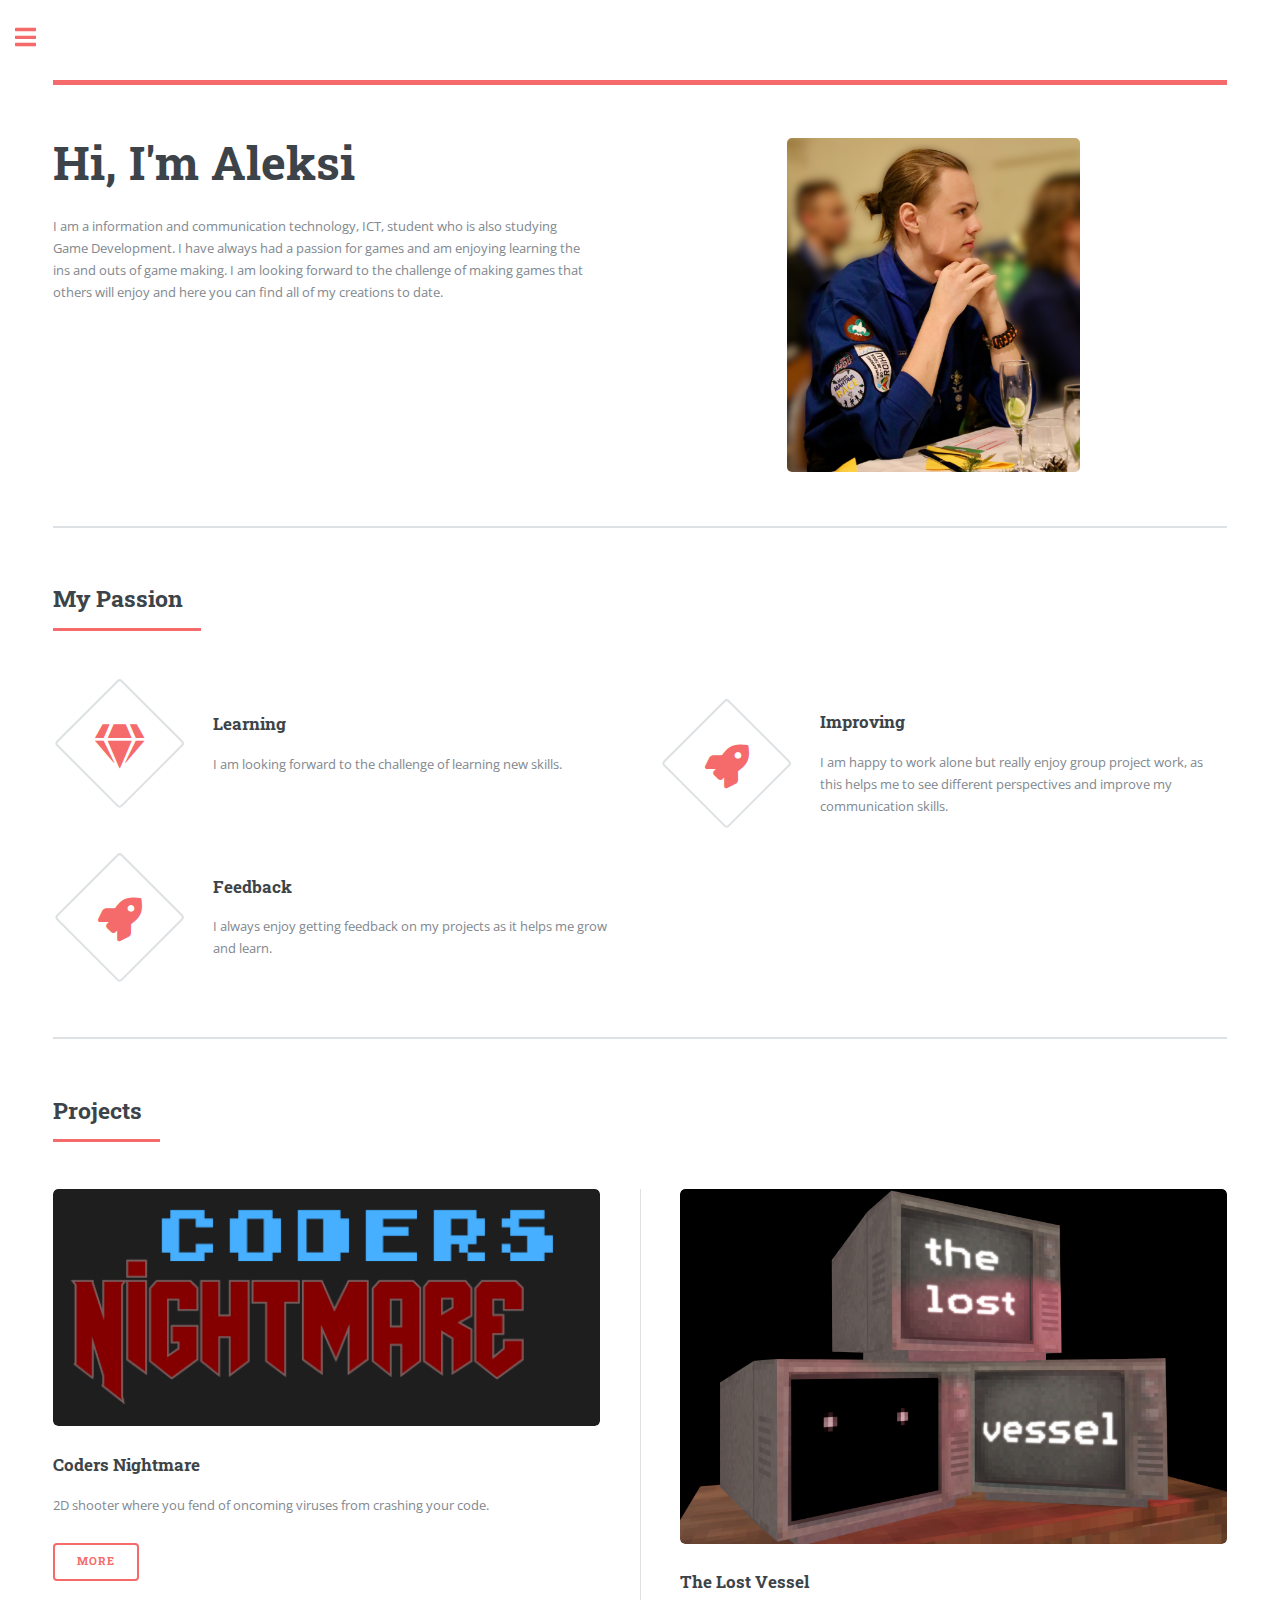
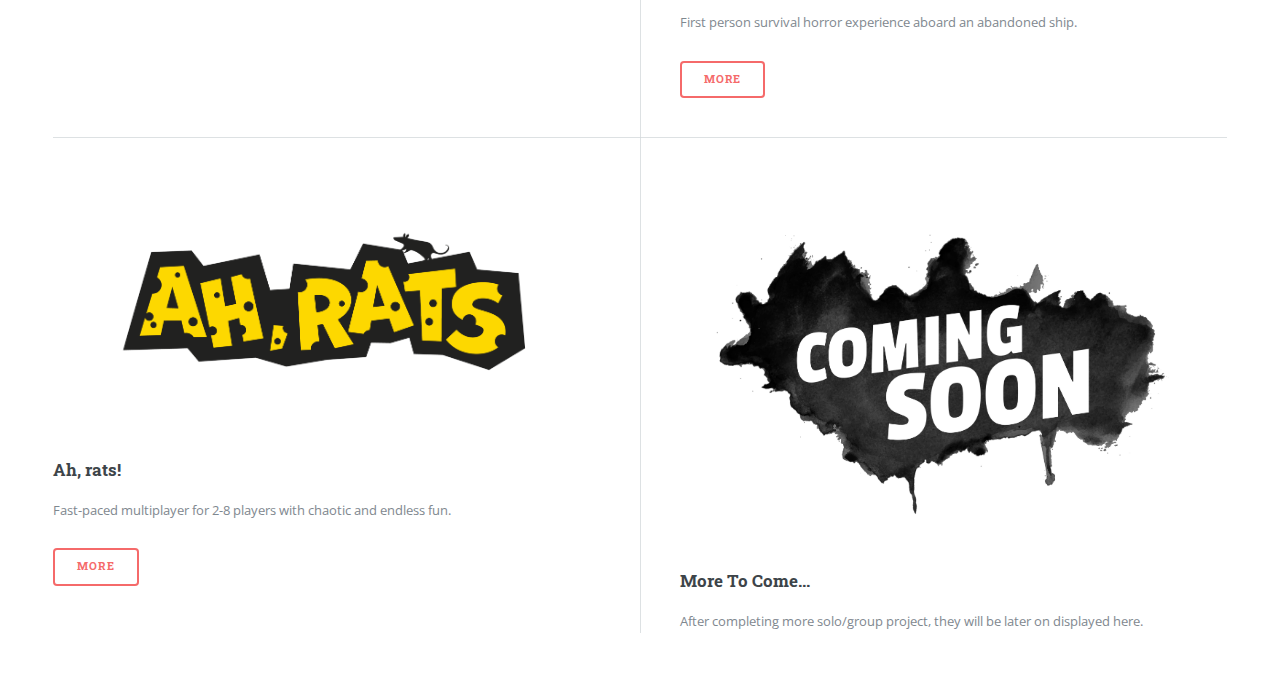
<file: index.html>
<!DOCTYPE HTML>
<!--
	Editorial by HTML5 UP
	html5up.net | @ajlkn
	Free for personal and commercial use under the CCA 3.0 license (html5up.net/license)
-->
<html>
	<head>
		<title>Aleksi Heikkinen</title>
		<meta charset="utf-8" />
		<meta name="viewport" content="width=device-width, initial-scale=1, user-scalable=no" />
		<link rel="stylesheet" href="assets/css/main.css" />
	</head>
	<body class="is-preload">

		<!-- Wrapper -->
			<div id="wrapper">

				<!-- Main -->
					<div id="main">
						<div class="inner">

							<!-- Header -->
								<header id="header">
								</header>

							<!-- Banner -->
								<section id="banner">
									<div class="content">
										<header>
											<h1>Hi, I'm Aleksi</h1>
										</header>
										<p>I am a information and communication technology, ICT, student who is also studying Game Development. I have always had a passion for games and am enjoying learning the ins and outs of game making. 
											I am looking forward to the challenge of making games that others will enjoy and here you can find all of my creations to date.</p>
									</div>
									<span class="image object">
										<img src="images/pfp.jpeg" alt=""  style="width:50%;margin-left: 25%;" />
									</span>
								</section>

							<!-- Section -->
								<section>
									<header class="major">
										<h2>My Passion</h2>
									</header>
									<div class="features">
										<article>
											<span class="icon solid fa-gem"></span>
											<div class="content">
												<h3>Learning</h3>
												<p>I am looking forward to the challenge of learning new skills.</p>
											</div>
										</article>
										<article>
											<span class="icon solid fa-rocket"></span>
											<div class="content">
												<h3>Improving</h3>
												<p>I am happy to work alone but really enjoy group project work, as this helps me to see different perspectives and improve my communication skills.</p>
											</div>
										</article>
										<article>
											<span class="icon solid fa-rocket"></span>
											<div class="content">
												<h3>Feedback</h3>
												<p>I always enjoy getting feedback on my projects as it helps me grow and learn.</p>
											</div>
										</article>
									</div>
								</section>

							<!-- Section -->
								<section>
									<header class="major">
										<h2>Projects</h2>
									</header>
									<div class="posts">
										<article>
											<a href="CodersNightmare.html" class="image"><img src="images/CNLogo.png" alt="" /></a>
											<h3>Coders Nightmare</h3>
											<p>2D shooter where you fend of oncoming viruses from crashing your code.</p>
											<ul class="actions">
												<li><a href="CodersNightmare.html" class="button">More</a></li>
											</ul>
										</article>
										<article>
											<a href="LostVessel.html" class="image"><img src="images/LVLogo.png" alt=""/></a>
											<h3>The Lost Vessel</h3>
											<p>First person survival horror experience aboard an abandoned ship.</p>
											<ul class="actions">
												<li><a href="LostVessel.html" class="button">More</a></li>
											</ul>
										</article>
										<article>
											<a href="AhRats.html" class="image"><img src="images/AhRats.png" alt=""/></a>
											<h3>Ah, rats!</h3>
											<p>Fast-paced multiplayer for 2-8 players with chaotic and endless fun.</p>
											<ul class="actions">
												<li><a href="AhRats.html" class="button">More</a></li>
											</ul>
										</article>
										<article>
											<a href="" class="image"><img src="images/ComingSoon.jpg" alt=""/></a>
											<h3>More To Come...</h3>
											<p>After completing more solo/group project, they will be later on displayed here.</p>
											<!--<ul class="actions">
												<li><a href="" class="button">More</a></li>
											</ul>-->
										</article>
									</div>
								</section>

						</div>
					</div>

				<!-- Sidebar -->
					<div id="sidebar">
						<div class="inner">

							<!-- Search -->
								<section id="search" class="alt">
									<form method="post" action="#">
										<input type="text" name="query" id="query" placeholder="Search" />
									</form>
								</section>

							<!-- Menu -->
								<nav id="menu">
									<header class="major">
										<h2>Menu</h2>
									</header>
									<ul>
										<li><a href="index.html">Homepage</a></li>
										<li>
											<span class="opener">Projects</span>
											<ul>
												<li><a href="CodersNightmare.html">Coders Nightmare</a></li>
												<li><a href="LostVessel.html">The Lost Vessel</a></li>
												<li><a href="AhRats.html">Ah, rats!</a></li>
											</ul>
										</li>
										<li><a href="AboutMe.html">About Me</a></li>
								</nav>

							<!-- Section -->
								<!-- <section>
									<header class="major">
										<h2>Ante interdum</h2>
									</header>
									<div class="mini-posts">
										<article>
											<a href="#" class="image"><img src="images/pic07.jpg" alt="" /></a>
											<p>Aenean ornare velit lacus, ac varius enim lorem ullamcorper dolore aliquam.</p>
										</article>
										<article>
											<a href="#" class="image"><img src="images/pic08.jpg" alt="" /></a>
											<p>Aenean ornare velit lacus, ac varius enim lorem ullamcorper dolore aliquam.</p>
										</article>
										<article>
											<a href="#" class="image"><img src="images/pic09.jpg" alt="" /></a>
											<p>Aenean ornare velit lacus, ac varius enim lorem ullamcorper dolore aliquam.</p>
										</article>
									</div>
									<ul class="actions">
										<li><a href="#" class="button">More</a></li>
									</ul>
								</section> -->

							<!-- Section -->
							<section>
								<header class="major">
									<h2>Where to find me</h2>
								</header>
								<ul class="contact">
									<li class="icon solid fa-envelope">aleksiheikkinen10@gmail.com</li>								
									<li class="icon brands fa-instagram"><a href="https://www.instagram.com/aleksi.heikk/">@aleksi.heikk</a></li>
									<li class="icon brands fa-github"><a href="https://github.com/AleksiHeikk">@AleksiHeikk</a></li>
									<li class="icon solid fa-signal"><a href="https://www.linkedin.com/in/aleksi-heikkinen-668bba345/">LinkedIn</a></li>										
								</ul>
							</section>

							<!-- Footer -->
							<footer id="footer">
								<p class="copyright">&copy; Aleksi Heikkinen. All rights reserved. <br> Design: <a href="https://html5up.net">HTML5 UP</a>.</p>
							</footer>

						</div>
					</div>

			</div>

		<!-- Scripts -->
			<script src="assets/js/jquery.min.js"></script>
			<script src="assets/js/browser.min.js"></script>
			<script src="assets/js/breakpoints.min.js"></script>
			<script src="assets/js/util.js"></script>
			<script src="assets/js/main.js"></script>

	</body>
</html>
</file>
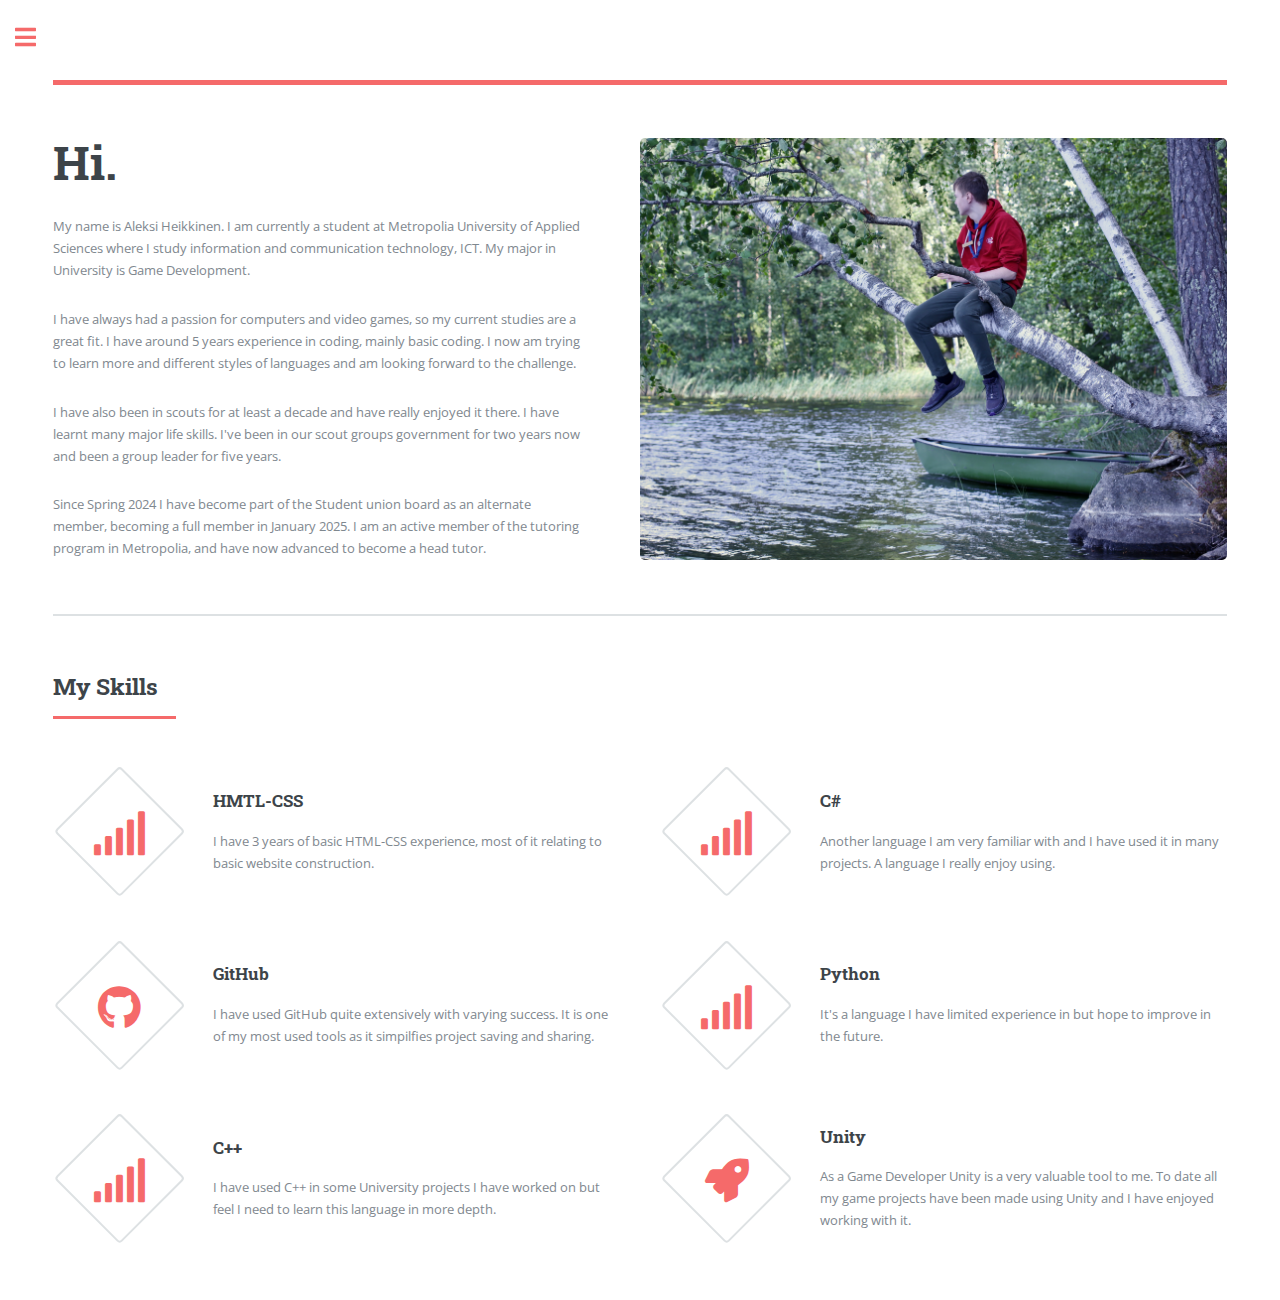
<file: AboutMe.html>
<!DOCTYPE HTML>
<!--
	Editorial by HTML5 UP
	html5up.net | @ajlkn
	Free for personal and commercial use under the CCA 3.0 license (html5up.net/license)
-->
<html>
	<head>
		<title>Aleksi Heikkinen</title>
		<meta charset="utf-8" />
		<meta name="viewport" content="width=device-width, initial-scale=1, user-scalable=no" />
		<link rel="stylesheet" href="assets/css/main.css" />
	</head>
	<body class="is-preload">

		<!-- Wrapper -->
			<div id="wrapper">

				<!-- Main -->
					<div id="main">
						<div class="inner">

							<!-- Header -->
								<header id="header">
								</header>

							<!-- Banner -->
								<section id="banner">
									<div class="content">
										<header>
											<h1>Hi.</h1>
										</header>
										<p>My name is Aleksi Heikkinen. I am currently a student at Metropolia University of Applied Sciences where I study information and communication technology, ICT. My major in University is Game Development.</p>
										<p>I have always had a passion for computers and video games, so my current studies are a great fit. I have around 5 years experience in coding, mainly basic coding. 
											I now am trying to learn more and different styles of languages and am looking forward to the challenge. 
										</p>
										<p>I have also been in scouts for at least a decade and have really enjoyed it there. I have learnt many major life skills. 
											I've been in our scout groups government for two years now and been a group leader for five years.</p>
											<p>Since Spring 2024 I have become part of the Student union board as an alternate member, becoming a full member in January 2025.
												 I am an active member of the tutoring program in Metropolia, and have now advanced to become a head tutor.</p>
									</div>
									<span class="image object">
										<img src="images/O10A8667.jpeg" alt="" />
									</span>
								</section>

								<section>
									<header class="major">
										<h2>My Skills</h2>
									</header>
									<div class="features">
										<article>
											<span class="icon solid fa-signal"></span>
											<div class="content">
												<h3>HMTL-CSS</h3>
												<p>I have 3 years of basic HTML-CSS experience, most of it relating to basic website construction.</p>
											</div>
										</article>
										<article>
											<span class="icon solid fa-signal"></span>
											<div class="content">
												<h3>C#</h3>
												<p>Another language I am very familiar with and I have used it in many projects. A language I really enjoy using.</p>
												</div>
										</article>
										<article>
											<span class="icon brands fa-github"></span>
											<div class="content">
												<h3>GitHub</h3>
												<p>I have used GitHub quite extensively with varying success. It is one of my most used tools as it  simpilfies project saving and sharing.</p>
											</div>
										</article>
										<article>
											<span class="icon solid fa-signal"></span>
											<div class="content">
												<h3>Python</h3>
												<p>It's a language I have limited experience in but hope to improve in the future.</p>
											</div>
										</article>
										<article>
											<span class="icon solid fa-signal"></span>
											<div class="content">
												<h3>C++</h3>
												<p>I have used C++ in some University projects I have worked on but feel I need to learn this language in more depth.</p>
											</div>
										</article>
										<article>
											<span class="icon solid fa-rocket"></span>
											<div class="content">
												<h3>Unity</h3>
												<p>As a Game Developer Unity is a very valuable tool to me. To date all my game projects have been made using Unity and I have enjoyed working with it.</p>
											</div>
										</article>
									</div>
								</section>
						</div>
					</div>


					
				<!-- Sidebar -->
					<div id="sidebar">
						<div class="inner">

							<!-- Search -->
								<section id="search" class="alt">
									<form method="post" action="#">
										<input type="text" name="query" id="query" placeholder="Search" />
									</form>
								</section>

							<!-- Menu -->
								<nav id="menu">
									<header class="major">
										<h2>Menu</h2>
									</header>
									<ul>
										<li><a href="index.html">Homepage</a></li>
										<li>
											<span class="opener">Projects</span>
											<ul>
												<li><a href="CodersNightmare.html">Coders Nightmare</a></li>
												<li><a href="LostVessel.html">The Lost Vessel</a></li>
												<li><a href="AhRats.html">Ah, rats!</a></li>
											</ul>
										</li>
										<li><a href="AboutMe.html">About Me</a></li>
								</nav>

							<!-- Section -->
								<!-- <section>
									<header class="major">
										<h2>Ante interdum</h2>
									</header>
									<div class="mini-posts">
										<article>
											<a href="#" class="image"><img src="images/pic07.jpg" alt="" /></a>
											<p>Aenean ornare velit lacus, ac varius enim lorem ullamcorper dolore aliquam.</p>
										</article>
										<article>
											<a href="#" class="image"><img src="images/pic08.jpg" alt="" /></a>
											<p>Aenean ornare velit lacus, ac varius enim lorem ullamcorper dolore aliquam.</p>
										</article>
										<article>
											<a href="#" class="image"><img src="images/pic09.jpg" alt="" /></a>
											<p>Aenean ornare velit lacus, ac varius enim lorem ullamcorper dolore aliquam.</p>
										</article>
									</div>
									<ul class="actions">
										<li><a href="#" class="button">More</a></li>
									</ul>
								</section> -->

							<!-- Section -->
							<section>
								<header class="major">
									<h2>Where to find me</h2>
								</header>
								<ul class="contact">
									<li class="icon solid fa-envelope">aleksiheikkinen10@gmail.com</li>								
									<li class="icon brands fa-instagram"><a href="https://www.instagram.com/aleksi.heikk/">@aleksi.heikk</a></li>
									<li class="icon brands fa-github"><a href="https://github.com/AleksiHeikk">@AleksiHeikk</a></li>	
									<li class="icon solid fa-signal"><a href="https://www.linkedin.com/in/aleksi-heikkinen-668bba345/">LinkedIn</a></li>									
								</ul>
							</section>

							<!-- Footer -->
							<footer id="footer">
								<p class="copyright">&copy; Aleksi Heikkinen. All rights reserved. <br> Design: <a href="https://html5up.net">HTML5 UP</a>.</p>
							</footer>

						</div>
					</div>

			</div>

		<!-- Scripts -->
			<script src="assets/js/jquery.min.js"></script>
			<script src="assets/js/browser.min.js"></script>
			<script src="assets/js/breakpoints.min.js"></script>
			<script src="assets/js/util.js"></script>
			<script src="assets/js/main.js"></script>

	</body>
</html>
</file>
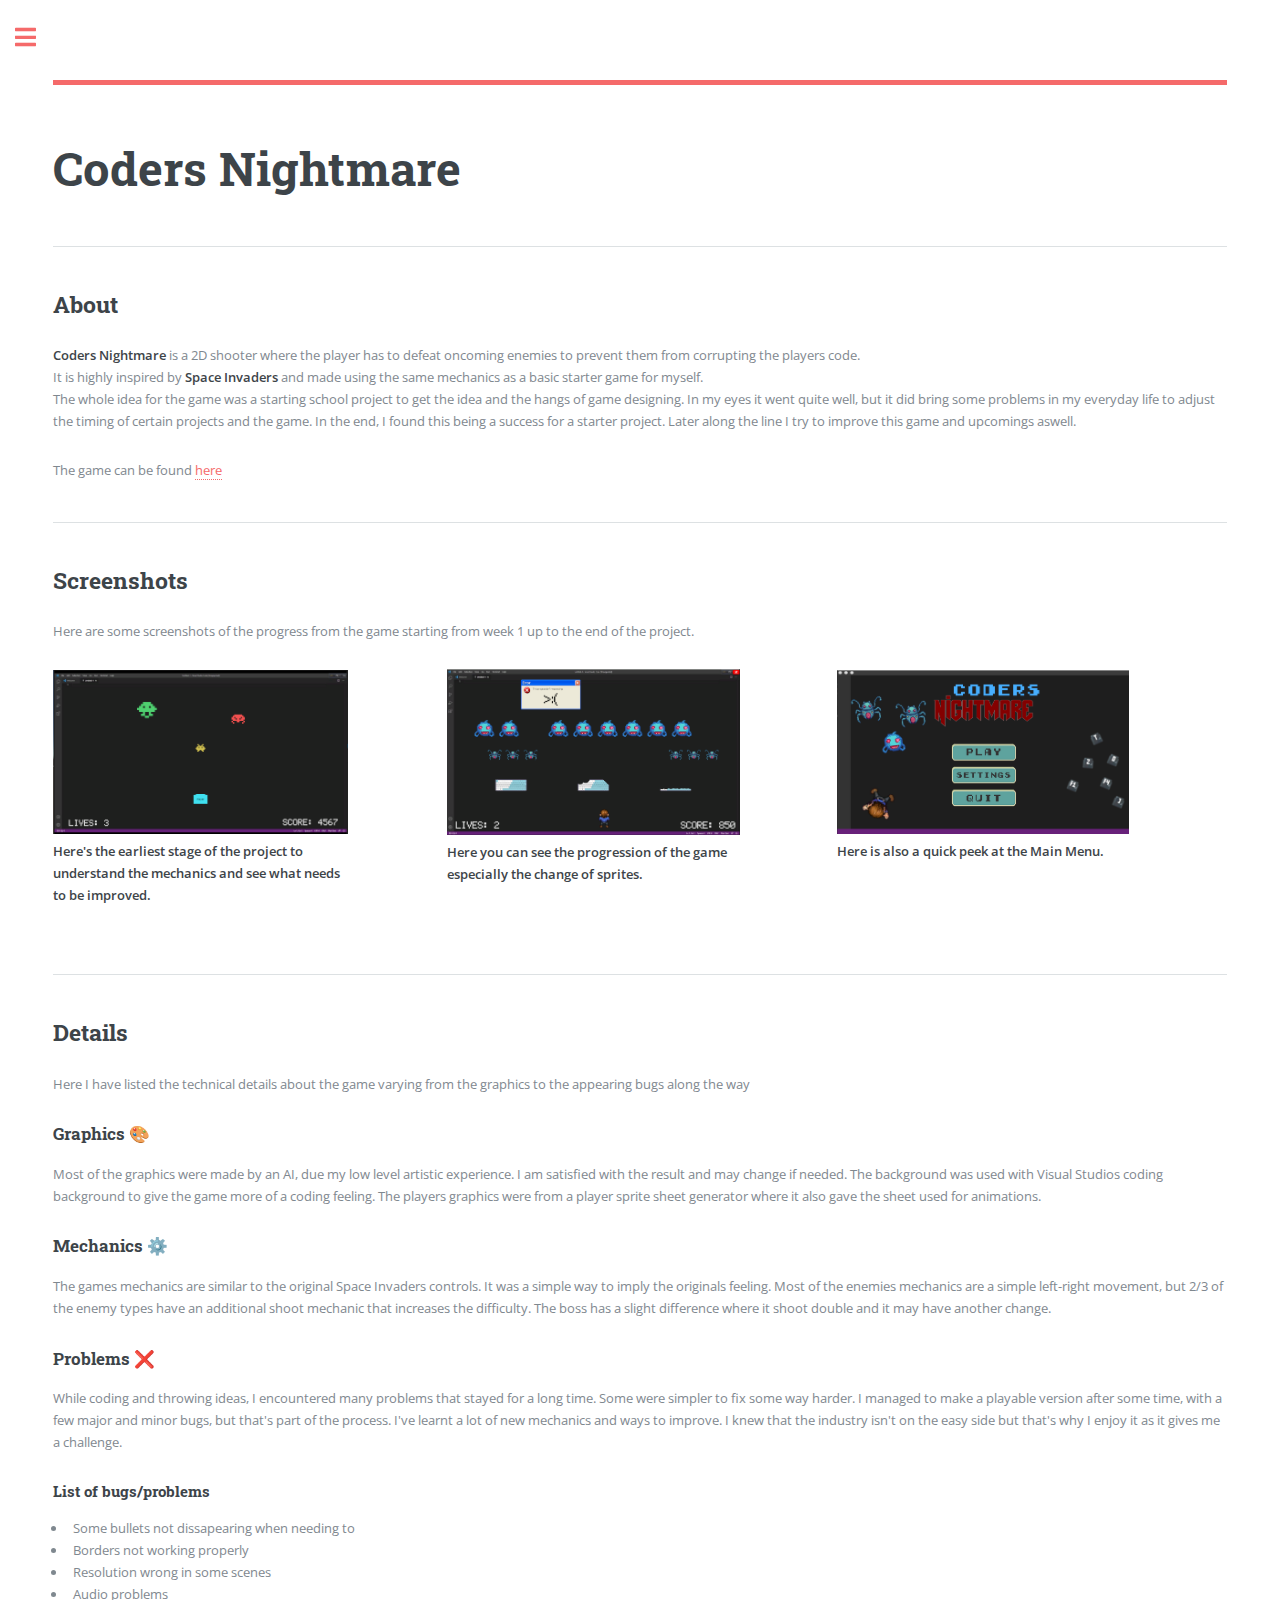
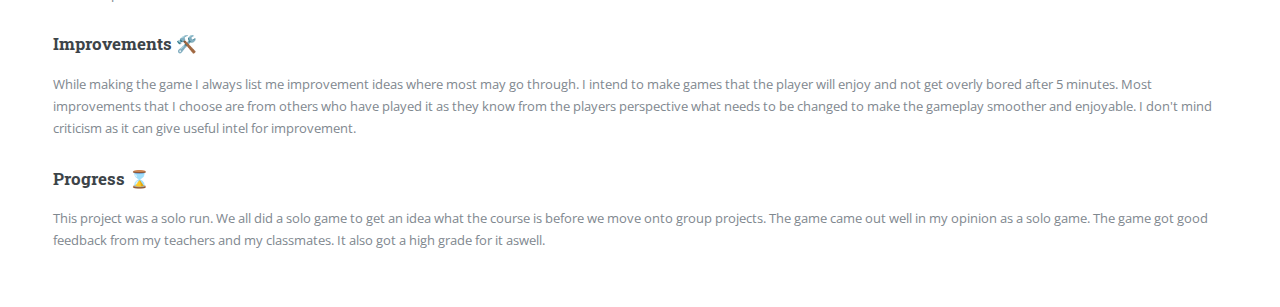
<file: CodersNightmare.html>
<!DOCTYPE HTML>
<!--
	Editorial by HTML5 UP
	html5up.net | @ajlkn
	Free for personal and commercial use under the CCA 3.0 license (html5up.net/license)
-->
<html>
	<head>
		<title>Coders Nightmare</title>
		<meta charset="utf-8" />
		<meta name="viewport" content="width=device-width, initial-scale=1, user-scalable=no" />
		<link rel="stylesheet" href="assets/css/main.css" />
	</head>
	<body class="is-preload">

		<!-- Wrapper -->
			<div id="wrapper">

				<!-- Main -->
					<div id="main">
						<div class="inner">

							<!-- Header -->
							<header id="header">
							</header>

							<!-- Content -->
								<section>
									<header class="main">
										<h1>Coders Nightmare</h1>
									</header>
									<hr class="major" />
									<h2>About</h2>
									<p><strong>Coders Nightmare</strong> is a 2D shooter where the player has to defeat oncoming enemies to prevent them from corrupting the players code. <br>

										It is highly inspired by <strong>Space Invaders</strong> and made using the same mechanics as a basic starter game for myself. <br>
										
										The whole idea for the game was a starting school project to get the idea and the hangs of game designing. In my eyes it went quite well, but it did bring some problems in my everyday life to adjust the timing of certain projects and the game. 
										In the end, I found this being a success for a starter project. Later along the line I try to improve this game and upcomings aswell. </p>

									<p>The game can be found <a href="https://aleksiheikk.itch.io/coders-nightmare">here</a></p>
									<hr class="major" />

									<h2>Screenshots</h2>
									<p>Here are some screenshots of the progress from the game starting from week 1 up to the end of the project.</p>
									<div class="CNImages">
										<div>											
											<img src="images/ConceptIdea.PNG" alt="Concept Idea">
											<p><strong>Here's the earliest stage of the project to understand the mechanics and see what needs to be improved.</strong></p>
										</div>
										<div>											
											<img src="images/Ingame.PNG" alt="In-game">
											<p><strong>Here you can see the progression of the game especially the change of sprites.</strong></p><br>										
										</div>
										<div>											
											<img src="images/Menu.PNG" alt="Menu">
											<p><strong>Here is also a quick peek at the Main Menu.</strong></p><br><br>										
										</div>
									</div>
									
									<hr class="major" />

									<h2>Details</h2>
									<p>Here I have listed the technical details about the game varying from the graphics to the appearing bugs along the way</p>
									<h3>Graphics 🎨</h3>
									<p>Most of the graphics were made by an AI, due my low level artistic experience. I am satisfied with the result and may change if needed. 
										The background was used with Visual Studios coding background to give the game more of a coding feeling. The players graphics were from a player sprite sheet generator where it also gave the sheet used for animations.</p>
									<h3>Mechanics ⚙️</h3>
									<p>The games mechanics are similar to the original Space Invaders controls. It was a simple way to imply the originals feeling. Most of the enemies mechanics are a simple left-right movement, 
										but 2/3 of the enemy types have an additional shoot mechanic that increases the difficulty. The boss has a slight difference where it shoot double and it may have another change. </p>
									<h3>Problems ❌</h3>
									<p>While coding and throwing ideas, I encountered many problems that stayed for a long time. Some were simpler to fix some way harder. I managed to make a playable version after some time, with a few major and minor bugs, but that's part of the process. 
										I've learnt a lot of new mechanics and ways to improve. I knew that the industry isn't on the easy side but that's why I enjoy it as it gives me a challenge.</p>
										<h4>List of bugs/problems</h4>
										<ul>
											<li>Some bullets not dissapearing when needing to</li>
											<li>Borders not working properly</li>
											<li>Resolution wrong in some scenes</li>
											<li>Audio problems</li>
										</ul>
									<h3>Improvements 🛠️</h3>
									<p>While making the game I always list me improvement ideas where most may go through. I intend to make games that the player will enjoy and not get overly bored after 5 minutes. 
										Most improvements that I choose are from others who have played it as they know from the players perspective what needs to be changed to make the gameplay smoother and enjoyable. 
										I don't mind criticism as it can give useful intel for improvement. </p>
									<h3>Progress ⌛</h3>
									<p>This project was a solo run. We all did a solo game to get an idea what the course is before we move onto group projects. The game came out well in my opinion as a solo game. 
										The game got good feedback from my teachers and my classmates. It also got a high grade for it aswell.
									</p>
								
								</section>

						</div>
					</div>

				<!-- Sidebar -->
					<div id="sidebar">
						<div class="inner">

							<!-- Search -->
								<section id="search" class="alt">
									<form method="post" action="#">
										<input type="text" name="query" id="query" placeholder="Search" />
									</form>
								</section>

							<!-- Menu -->
							<nav id="menu">
								<header class="major">
									<h2>Menu</h2>
								</header>
								<ul>
									<li><a href="index.html">Homepage</a></li>
									<li>
										<span class="opener">Projects</span>
										<ul>
											<li><a href="CodersNightmare.html">Coders Nightmare</a></li>
											<li><a href="LostVessel.html">The Lost Vessel</a></li>
											<li><a href="AhRats.html">Ah, rats!</a></li>
										</ul>
									</li>
									<li><a href="AboutMe.html">About Me</a></li>
							</nav>

							<!-- Section -->
								<!-- <section>
									<header class="major">
										<h2>Ante interdum</h2>
									</header>
									<div class="mini-posts">
										<article>
											<a href="#" class="image"><img src="images/pic07.jpg" alt="" /></a>
											<p>Aenean ornare velit lacus, ac varius enim lorem ullamcorper dolore aliquam.</p>
										</article>
										<article>
											<a href="#" class="image"><img src="images/pic08.jpg" alt="" /></a>
											<p>Aenean ornare velit lacus, ac varius enim lorem ullamcorper dolore aliquam.</p>
										</article>
										<article>
											<a href="#" class="image"><img src="images/pic09.jpg" alt="" /></a>
											<p>Aenean ornare velit lacus, ac varius enim lorem ullamcorper dolore aliquam.</p>
										</article>
									</div>
									<ul class="actions">
										<li><a href="#" class="button">More</a></li>
									</ul>
								</section> -->

							<!-- Section -->
								<section>
									<header class="major">
										<h2>Where to find me</h2>
									</header>
									<ul class="contact">
										<li class="icon solid fa-envelope">aleksiheikkinen10@gmail.com</li>								
										<li class="icon brands fa-instagram"><a href="https://www.instagram.com/aleksi.heikk/">@aleksi.heikk</a></li>
										<li class="icon brands fa-github"><a href="https://github.com/AleksiHeikk">@AleksiHeikk</a></li>	
										<li class="icon solid fa-signal"><a href="https://www.linkedin.com/in/aleksi-heikkinen-668bba345/">LinkedIn</a></li>										
									</ul>
								</section>

							<!-- Footer -->
							<footer id="footer">
								<p class="copyright">&copy; Aleksi Heikkinen. All rights reserved. <br> Design: <a href="https://html5up.net">HTML5 UP</a>.</p>
							</footer>

						</div>
					</div>

			</div>

		<!-- Scripts -->
			<script src="assets/js/jquery.min.js"></script>
			<script src="assets/js/browser.min.js"></script>
			<script src="assets/js/breakpoints.min.js"></script>
			<script src="assets/js/util.js"></script>
			<script src="assets/js/main.js"></script>

	</body>
</html>
</file>
<file: assets/css/main.css>
@import url(fontawesome-all.min.css);
@import url("https://fonts.googleapis.com/css?family=Open+Sans:400,600,400italic,600italic|Roboto+Slab:400,700");
/*
	Editorial by HTML5 UP
	html5up.net | @ajlkn
	Free for personal and commercial use under the CCA 3.0 license (html5up.net/license)
*/
html, body, div, span, applet, object,
iframe, h1, h2, h3, h4, h5, h6, p, blockquote,
pre, a, abbr, acronym, address, big, cite,
code, del, dfn, em, img, ins, kbd, q, s, samp,
small, strike, strong, sub, sup, tt, var, b,
u, i, center, dl, dt, dd, ol, ul, li, fieldset,
form, label, legend, table, caption, tbody,
tfoot, thead, tr, th, td, article, aside,
canvas, details, embed, figure, figcaption,
footer, header, hgroup, menu, nav, output, ruby,
section, summary, time, mark, audio, video {
  margin: 0;
  padding: 0;
  border: 0;
  font-size: 100%;
  font: inherit;
  vertical-align: baseline; }

article, aside, details, figcaption, figure,
footer, header, hgroup, menu, nav, section {
  display: block; }

body {
  line-height: 1; }

ol, ul {
  list-style: none; }

blockquote, q {
  quotes: none; }
  blockquote:before, blockquote:after, q:before, q:after {
    content: '';
    content: none; }

table {
  border-collapse: collapse;
  border-spacing: 0; }

body {
  -webkit-text-size-adjust: none; }

mark {
  background-color: transparent;
  color: inherit; }

input::-moz-focus-inner {
  border: 0;
  padding: 0; }

input, select, textarea {
  -moz-appearance: none;
  -webkit-appearance: none;
  -ms-appearance: none;
  appearance: none; }

/* Basic */
@-ms-viewport {
  width: device-width; }

body {
  -ms-overflow-style: scrollbar; }

@media screen and (max-width: 480px) {
  html, body {
    min-width: 320px; } }

html {
  box-sizing: border-box; }

*, *:before, *:after {
  box-sizing: inherit; }

body {
  background: #ffffff; }
  body.is-preload *, body.is-preload *:before, body.is-preload *:after, body.is-resizing *, body.is-resizing *:before, body.is-resizing *:after {
    -moz-animation: none !important;
    -webkit-animation: none !important;
    -ms-animation: none !important;
    animation: none !important;
    -moz-transition: none !important;
    -webkit-transition: none !important;
    -ms-transition: none !important;
    transition: none !important; }

/* Type */
body, input, select, textarea {
  color: #7f888f;
  font-family: "Open Sans", sans-serif;
  font-size: 13pt;
  font-weight: 400;
  line-height: 1.65; }
  @media screen and (max-width: 1680px) {
    body, input, select, textarea {
      font-size: 11pt; } }
  @media screen and (max-width: 1280px) {
    body, input, select, textarea {
      font-size: 10pt; } }
  @media screen and (max-width: 360px) {
    body, input, select, textarea {
      font-size: 9pt; } }

a {
  -moz-transition: color 0.2s ease-in-out, border-bottom-color 0.2s ease-in-out;
  -webkit-transition: color 0.2s ease-in-out, border-bottom-color 0.2s ease-in-out;
  -ms-transition: color 0.2s ease-in-out, border-bottom-color 0.2s ease-in-out;
  transition: color 0.2s ease-in-out, border-bottom-color 0.2s ease-in-out;
  border-bottom: dotted 1px;
  color: #f56a6a;
  text-decoration: none; }
  a:hover {
    border-bottom-color: #f56a6a;
    color: #f56a6a !important; }
    a:hover strong {
      color: inherit; }

strong, b {
  color: #3d4449;
  font-weight: 600; }

em, i {
  font-style: italic; }

p {
  margin: 0 0 2em 0; }

h1, h2, h3, h4, h5, h6 {
  color: #3d4449;
  font-family: "Roboto Slab", serif;
  font-weight: 700;
  line-height: 1.5;
  margin: 0 0 1em 0; }
  h1 a, h2 a, h3 a, h4 a, h5 a, h6 a {
    color: inherit;
    text-decoration: none;
    border-bottom: 0; }

h1 {
  font-size: 4em;
  margin: 0 0 0.5em 0;
  line-height: 1.3; }

h2 {
  font-size: 1.75em; }

h3 {
  font-size: 1.25em; }

h4 {
  font-size: 1.1em; }

h5 {
  font-size: 0.9em; }

h6 {
  font-size: 0.7em; }

@media screen and (max-width: 1680px) {
  h1 {
    font-size: 3.5em; } }

@media screen and (max-width: 980px) {
  h1 {
    font-size: 3.25em; } }

@media screen and (max-width: 736px) {
  h1 {
    font-size: 2em;
    line-height: 1.4; }
  h2 {
    font-size: 1.5em; } }

sub {
  font-size: 0.8em;
  position: relative;
  top: 0.5em; }

sup {
  font-size: 0.8em;
  position: relative;
  top: -0.5em; }

blockquote {
  border-left: solid 3px rgba(210, 215, 217, 0.75);
  font-style: italic;
  margin: 0 0 2em 0;
  padding: 0.5em 0 0.5em 2em; }

code {
  background: rgba(230, 235, 237, 0.25);
  border-radius: 0.375em;
  border: solid 1px rgba(210, 215, 217, 0.75);
  font-family: "Courier New", monospace;
  font-size: 0.9em;
  margin: 0 0.25em;
  padding: 0.25em 0.65em; }

pre {
  -webkit-overflow-scrolling: touch;
  font-family: "Courier New", monospace;
  font-size: 0.9em;
  margin: 0 0 2em 0; }
  pre code {
    display: block;
    line-height: 1.75;
    padding: 1em 1.5em;
    overflow-x: auto; }

hr {
  border: 0;
  border-bottom: solid 1px rgba(210, 215, 217, 0.75);
  margin: 2em 0; }
  hr.major {
    margin: 3em 0; }

.align-left {
  text-align: left; }

.align-center {
  text-align: center; }

.align-right {
  text-align: right; }

/* Row */
.row {
  display: flex;
  flex-wrap: wrap;
  box-sizing: border-box;
  align-items: stretch; }
  .row > * {
    box-sizing: border-box; }
  .row.gtr-uniform > * > :last-child {
    margin-bottom: 0; }
  .row.aln-left {
    justify-content: flex-start; }
  .row.aln-center {
    justify-content: center; }
  .row.aln-right {
    justify-content: flex-end; }
  .row.aln-top {
    align-items: flex-start; }
  .row.aln-middle {
    align-items: center; }
  .row.aln-bottom {
    align-items: flex-end; }
  .row > .imp {
    order: -1; }
  .row > .col-1 {
    width: 8.33333%; }
  .row > .off-1 {
    margin-left: 8.33333%; }
  .row > .col-2 {
    width: 16.66667%; }
  .row > .off-2 {
    margin-left: 16.66667%; }
  .row > .col-3 {
    width: 25%; }
  .row > .off-3 {
    margin-left: 25%; }
  .row > .col-4 {
    width: 33.33333%; }
  .row > .off-4 {
    margin-left: 33.33333%; }
  .row > .col-5 {
    width: 41.66667%; }
  .row > .off-5 {
    margin-left: 41.66667%; }
  .row > .col-6 {
    width: 50%; }
  .row > .off-6 {
    margin-left: 50%; }
  .row > .col-7 {
    width: 58.33333%; }
  .row > .off-7 {
    margin-left: 58.33333%; }
  .row > .col-8 {
    width: 66.66667%; }
  .row > .off-8 {
    margin-left: 66.66667%; }
  .row > .col-9 {
    width: 75%; }
  .row > .off-9 {
    margin-left: 75%; }
  .row > .col-10 {
    width: 83.33333%; }
  .row > .off-10 {
    margin-left: 83.33333%; }
  .row > .col-11 {
    width: 91.66667%; }
  .row > .off-11 {
    margin-left: 91.66667%; }
  .row > .col-12 {
    width: 100%; }
  .row > .off-12 {
    margin-left: 100%; }
  .row.gtr-0 {
    margin-top: 0;
    margin-left: 0em; }
    .row.gtr-0 > * {
      padding: 0 0 0 0em; }
    .row.gtr-0.gtr-uniform {
      margin-top: 0em; }
      .row.gtr-0.gtr-uniform > * {
        padding-top: 0em; }
  .row.gtr-25 {
    margin-top: 0;
    margin-left: -0.375em; }
    .row.gtr-25 > * {
      padding: 0 0 0 0.375em; }
    .row.gtr-25.gtr-uniform {
      margin-top: -0.375em; }
      .row.gtr-25.gtr-uniform > * {
        padding-top: 0.375em; }
  .row.gtr-50 {
    margin-top: 0;
    margin-left: -0.75em; }
    .row.gtr-50 > * {
      padding: 0 0 0 0.75em; }
    .row.gtr-50.gtr-uniform {
      margin-top: -0.75em; }
      .row.gtr-50.gtr-uniform > * {
        padding-top: 0.75em; }
  .row {
    margin-top: 0;
    margin-left: -1.5em; }
    .row > * {
      padding: 0 0 0 1.5em; }
    .row.gtr-uniform {
      margin-top: -1.5em; }
      .row.gtr-uniform > * {
        padding-top: 1.5em; }
  .row.gtr-150 {
    margin-top: 0;
    margin-left: -2.25em; }
    .row.gtr-150 > * {
      padding: 0 0 0 2.25em; }
    .row.gtr-150.gtr-uniform {
      margin-top: -2.25em; }
      .row.gtr-150.gtr-uniform > * {
        padding-top: 2.25em; }
  .row.gtr-200 {
    margin-top: 0;
    margin-left: -3em; }
    .row.gtr-200 > * {
      padding: 0 0 0 3em; }
    .row.gtr-200.gtr-uniform {
      margin-top: -3em; }
      .row.gtr-200.gtr-uniform > * {
        padding-top: 3em; }
  @media screen and (max-width: 1680px) {
    .row {
      display: flex;
      flex-wrap: wrap;
      box-sizing: border-box;
      align-items: stretch; }
      .row > * {
        box-sizing: border-box; }
      .row.gtr-uniform > * > :last-child {
        margin-bottom: 0; }
      .row.aln-left {
        justify-content: flex-start; }
      .row.aln-center {
        justify-content: center; }
      .row.aln-right {
        justify-content: flex-end; }
      .row.aln-top {
        align-items: flex-start; }
      .row.aln-middle {
        align-items: center; }
      .row.aln-bottom {
        align-items: flex-end; }
      .row > .imp-xlarge {
        order: -1; }
      .row > .col-1-xlarge {
        width: 8.33333%; }
      .row > .off-1-xlarge {
        margin-left: 8.33333%; }
      .row > .col-2-xlarge {
        width: 16.66667%; }
      .row > .off-2-xlarge {
        margin-left: 16.66667%; }
      .row > .col-3-xlarge {
        width: 25%; }
      .row > .off-3-xlarge {
        margin-left: 25%; }
      .row > .col-4-xlarge {
        width: 33.33333%; }
      .row > .off-4-xlarge {
        margin-left: 33.33333%; }
      .row > .col-5-xlarge {
        width: 41.66667%; }
      .row > .off-5-xlarge {
        margin-left: 41.66667%; }
      .row > .col-6-xlarge {
        width: 50%; }
      .row > .off-6-xlarge {
        margin-left: 50%; }
      .row > .col-7-xlarge {
        width: 58.33333%; }
      .row > .off-7-xlarge {
        margin-left: 58.33333%; }
      .row > .col-8-xlarge {
        width: 66.66667%; }
      .row > .off-8-xlarge {
        margin-left: 66.66667%; }
      .row > .col-9-xlarge {
        width: 75%; }
      .row > .off-9-xlarge {
        margin-left: 75%; }
      .row > .col-10-xlarge {
        width: 83.33333%; }
      .row > .off-10-xlarge {
        margin-left: 83.33333%; }
      .row > .col-11-xlarge {
        width: 91.66667%; }
      .row > .off-11-xlarge {
        margin-left: 91.66667%; }
      .row > .col-12-xlarge {
        width: 100%; }
      .row > .off-12-xlarge {
        margin-left: 100%; }
      .row.gtr-0 {
        margin-top: 0;
        margin-left: 0em; }
        .row.gtr-0 > * {
          padding: 0 0 0 0em; }
        .row.gtr-0.gtr-uniform {
          margin-top: 0em; }
          .row.gtr-0.gtr-uniform > * {
            padding-top: 0em; }
      .row.gtr-25 {
        margin-top: 0;
        margin-left: -0.375em; }
        .row.gtr-25 > * {
          padding: 0 0 0 0.375em; }
        .row.gtr-25.gtr-uniform {
          margin-top: -0.375em; }
          .row.gtr-25.gtr-uniform > * {
            padding-top: 0.375em; }
      .row.gtr-50 {
        margin-top: 0;
        margin-left: -0.75em; }
        .row.gtr-50 > * {
          padding: 0 0 0 0.75em; }
        .row.gtr-50.gtr-uniform {
          margin-top: -0.75em; }
          .row.gtr-50.gtr-uniform > * {
            padding-top: 0.75em; }
      .row {
        margin-top: 0;
        margin-left: -1.5em; }
        .row > * {
          padding: 0 0 0 1.5em; }
        .row.gtr-uniform {
          margin-top: -1.5em; }
          .row.gtr-uniform > * {
            padding-top: 1.5em; }
      .row.gtr-150 {
        margin-top: 0;
        margin-left: -2.25em; }
        .row.gtr-150 > * {
          padding: 0 0 0 2.25em; }
        .row.gtr-150.gtr-uniform {
          margin-top: -2.25em; }
          .row.gtr-150.gtr-uniform > * {
            padding-top: 2.25em; }
      .row.gtr-200 {
        margin-top: 0;
        margin-left: -3em; }
        .row.gtr-200 > * {
          padding: 0 0 0 3em; }
        .row.gtr-200.gtr-uniform {
          margin-top: -3em; }
          .row.gtr-200.gtr-uniform > * {
            padding-top: 3em; } }
  @media screen and (max-width: 1280px) {
    .row {
      display: flex;
      flex-wrap: wrap;
      box-sizing: border-box;
      align-items: stretch; }
      .row > * {
        box-sizing: border-box; }
      .row.gtr-uniform > * > :last-child {
        margin-bottom: 0; }
      .row.aln-left {
        justify-content: flex-start; }
      .row.aln-center {
        justify-content: center; }
      .row.aln-right {
        justify-content: flex-end; }
      .row.aln-top {
        align-items: flex-start; }
      .row.aln-middle {
        align-items: center; }
      .row.aln-bottom {
        align-items: flex-end; }
      .row > .imp-large {
        order: -1; }
      .row > .col-1-large {
        width: 8.33333%; }
      .row > .off-1-large {
        margin-left: 8.33333%; }
      .row > .col-2-large {
        width: 16.66667%; }
      .row > .off-2-large {
        margin-left: 16.66667%; }
      .row > .col-3-large {
        width: 25%; }
      .row > .off-3-large {
        margin-left: 25%; }
      .row > .col-4-large {
        width: 33.33333%; }
      .row > .off-4-large {
        margin-left: 33.33333%; }
      .row > .col-5-large {
        width: 41.66667%; }
      .row > .off-5-large {
        margin-left: 41.66667%; }
      .row > .col-6-large {
        width: 50%; }
      .row > .off-6-large {
        margin-left: 50%; }
      .row > .col-7-large {
        width: 58.33333%; }
      .row > .off-7-large {
        margin-left: 58.33333%; }
      .row > .col-8-large {
        width: 66.66667%; }
      .row > .off-8-large {
        margin-left: 66.66667%; }
      .row > .col-9-large {
        width: 75%; }
      .row > .off-9-large {
        margin-left: 75%; }
      .row > .col-10-large {
        width: 83.33333%; }
      .row > .off-10-large {
        margin-left: 83.33333%; }
      .row > .col-11-large {
        width: 91.66667%; }
      .row > .off-11-large {
        margin-left: 91.66667%; }
      .row > .col-12-large {
        width: 100%; }
      .row > .off-12-large {
        margin-left: 100%; }
      .row.gtr-0 {
        margin-top: 0;
        margin-left: 0em; }
        .row.gtr-0 > * {
          padding: 0 0 0 0em; }
        .row.gtr-0.gtr-uniform {
          margin-top: 0em; }
          .row.gtr-0.gtr-uniform > * {
            padding-top: 0em; }
      .row.gtr-25 {
        margin-top: 0;
        margin-left: -0.375em; }
        .row.gtr-25 > * {
          padding: 0 0 0 0.375em; }
        .row.gtr-25.gtr-uniform {
          margin-top: -0.375em; }
          .row.gtr-25.gtr-uniform > * {
            padding-top: 0.375em; }
      .row.gtr-50 {
        margin-top: 0;
        margin-left: -0.75em; }
        .row.gtr-50 > * {
          padding: 0 0 0 0.75em; }
        .row.gtr-50.gtr-uniform {
          margin-top: -0.75em; }
          .row.gtr-50.gtr-uniform > * {
            padding-top: 0.75em; }
      .row {
        margin-top: 0;
        margin-left: -1.5em; }
        .row > * {
          padding: 0 0 0 1.5em; }
        .row.gtr-uniform {
          margin-top: -1.5em; }
          .row.gtr-uniform > * {
            padding-top: 1.5em; }
      .row.gtr-150 {
        margin-top: 0;
        margin-left: -2.25em; }
        .row.gtr-150 > * {
          padding: 0 0 0 2.25em; }
        .row.gtr-150.gtr-uniform {
          margin-top: -2.25em; }
          .row.gtr-150.gtr-uniform > * {
            padding-top: 2.25em; }
      .row.gtr-200 {
        margin-top: 0;
        margin-left: -3em; }
        .row.gtr-200 > * {
          padding: 0 0 0 3em; }
        .row.gtr-200.gtr-uniform {
          margin-top: -3em; }
          .row.gtr-200.gtr-uniform > * {
            padding-top: 3em; } }
  @media screen and (max-width: 980px) {
    .row {
      display: flex;
      flex-wrap: wrap;
      box-sizing: border-box;
      align-items: stretch; }
      .row > * {
        box-sizing: border-box; }
      .row.gtr-uniform > * > :last-child {
        margin-bottom: 0; }
      .row.aln-left {
        justify-content: flex-start; }
      .row.aln-center {
        justify-content: center; }
      .row.aln-right {
        justify-content: flex-end; }
      .row.aln-top {
        align-items: flex-start; }
      .row.aln-middle {
        align-items: center; }
      .row.aln-bottom {
        align-items: flex-end; }
      .row > .imp-medium {
        order: -1; }
      .row > .col-1-medium {
        width: 8.33333%; }
      .row > .off-1-medium {
        margin-left: 8.33333%; }
      .row > .col-2-medium {
        width: 16.66667%; }
      .row > .off-2-medium {
        margin-left: 16.66667%; }
      .row > .col-3-medium {
        width: 25%; }
      .row > .off-3-medium {
        margin-left: 25%; }
      .row > .col-4-medium {
        width: 33.33333%; }
      .row > .off-4-medium {
        margin-left: 33.33333%; }
      .row > .col-5-medium {
        width: 41.66667%; }
      .row > .off-5-medium {
        margin-left: 41.66667%; }
      .row > .col-6-medium {
        width: 50%; }
      .row > .off-6-medium {
        margin-left: 50%; }
      .row > .col-7-medium {
        width: 58.33333%; }
      .row > .off-7-medium {
        margin-left: 58.33333%; }
      .row > .col-8-medium {
        width: 66.66667%; }
      .row > .off-8-medium {
        margin-left: 66.66667%; }
      .row > .col-9-medium {
        width: 75%; }
      .row > .off-9-medium {
        margin-left: 75%; }
      .row > .col-10-medium {
        width: 83.33333%; }
      .row > .off-10-medium {
        margin-left: 83.33333%; }
      .row > .col-11-medium {
        width: 91.66667%; }
      .row > .off-11-medium {
        margin-left: 91.66667%; }
      .row > .col-12-medium {
        width: 100%; }
      .row > .off-12-medium {
        margin-left: 100%; }
      .row.gtr-0 {
        margin-top: 0;
        margin-left: 0em; }
        .row.gtr-0 > * {
          padding: 0 0 0 0em; }
        .row.gtr-0.gtr-uniform {
          margin-top: 0em; }
          .row.gtr-0.gtr-uniform > * {
            padding-top: 0em; }
      .row.gtr-25 {
        margin-top: 0;
        margin-left: -0.375em; }
        .row.gtr-25 > * {
          padding: 0 0 0 0.375em; }
        .row.gtr-25.gtr-uniform {
          margin-top: -0.375em; }
          .row.gtr-25.gtr-uniform > * {
            padding-top: 0.375em; }
      .row.gtr-50 {
        margin-top: 0;
        margin-left: -0.75em; }
        .row.gtr-50 > * {
          padding: 0 0 0 0.75em; }
        .row.gtr-50.gtr-uniform {
          margin-top: -0.75em; }
          .row.gtr-50.gtr-uniform > * {
            padding-top: 0.75em; }
      .row {
        margin-top: 0;
        margin-left: -1.5em; }
        .row > * {
          padding: 0 0 0 1.5em; }
        .row.gtr-uniform {
          margin-top: -1.5em; }
          .row.gtr-uniform > * {
            padding-top: 1.5em; }
      .row.gtr-150 {
        margin-top: 0;
        margin-left: -2.25em; }
        .row.gtr-150 > * {
          padding: 0 0 0 2.25em; }
        .row.gtr-150.gtr-uniform {
          margin-top: -2.25em; }
          .row.gtr-150.gtr-uniform > * {
            padding-top: 2.25em; }
      .row.gtr-200 {
        margin-top: 0;
        margin-left: -3em; }
        .row.gtr-200 > * {
          padding: 0 0 0 3em; }
        .row.gtr-200.gtr-uniform {
          margin-top: -3em; }
          .row.gtr-200.gtr-uniform > * {
            padding-top: 3em; } }
  @media screen and (max-width: 736px) {
    .row {
      display: flex;
      flex-wrap: wrap;
      box-sizing: border-box;
      align-items: stretch; }
      .row > * {
        box-sizing: border-box; }
      .row.gtr-uniform > * > :last-child {
        margin-bottom: 0; }
      .row.aln-left {
        justify-content: flex-start; }
      .row.aln-center {
        justify-content: center; }
      .row.aln-right {
        justify-content: flex-end; }
      .row.aln-top {
        align-items: flex-start; }
      .row.aln-middle {
        align-items: center; }
      .row.aln-bottom {
        align-items: flex-end; }
      .row > .imp-small {
        order: -1; }
      .row > .col-1-small {
        width: 8.33333%; }
      .row > .off-1-small {
        margin-left: 8.33333%; }
      .row > .col-2-small {
        width: 16.66667%; }
      .row > .off-2-small {
        margin-left: 16.66667%; }
      .row > .col-3-small {
        width: 25%; }
      .row > .off-3-small {
        margin-left: 25%; }
      .row > .col-4-small {
        width: 33.33333%; }
      .row > .off-4-small {
        margin-left: 33.33333%; }
      .row > .col-5-small {
        width: 41.66667%; }
      .row > .off-5-small {
        margin-left: 41.66667%; }
      .row > .col-6-small {
        width: 50%; }
      .row > .off-6-small {
        margin-left: 50%; }
      .row > .col-7-small {
        width: 58.33333%; }
      .row > .off-7-small {
        margin-left: 58.33333%; }
      .row > .col-8-small {
        width: 66.66667%; }
      .row > .off-8-small {
        margin-left: 66.66667%; }
      .row > .col-9-small {
        width: 75%; }
      .row > .off-9-small {
        margin-left: 75%; }
      .row > .col-10-small {
        width: 83.33333%; }
      .row > .off-10-small {
        margin-left: 83.33333%; }
      .row > .col-11-small {
        width: 91.66667%; }
      .row > .off-11-small {
        margin-left: 91.66667%; }
      .row > .col-12-small {
        width: 100%; }
      .row > .off-12-small {
        margin-left: 100%; }
      .row.gtr-0 {
        margin-top: 0;
        margin-left: 0em; }
        .row.gtr-0 > * {
          padding: 0 0 0 0em; }
        .row.gtr-0.gtr-uniform {
          margin-top: 0em; }
          .row.gtr-0.gtr-uniform > * {
            padding-top: 0em; }
      .row.gtr-25 {
        margin-top: 0;
        margin-left: -0.375em; }
        .row.gtr-25 > * {
          padding: 0 0 0 0.375em; }
        .row.gtr-25.gtr-uniform {
          margin-top: -0.375em; }
          .row.gtr-25.gtr-uniform > * {
            padding-top: 0.375em; }
      .row.gtr-50 {
        margin-top: 0;
        margin-left: -0.75em; }
        .row.gtr-50 > * {
          padding: 0 0 0 0.75em; }
        .row.gtr-50.gtr-uniform {
          margin-top: -0.75em; }
          .row.gtr-50.gtr-uniform > * {
            padding-top: 0.75em; }
      .row {
        margin-top: 0;
        margin-left: -1.5em; }
        .row > * {
          padding: 0 0 0 1.5em; }
        .row.gtr-uniform {
          margin-top: -1.5em; }
          .row.gtr-uniform > * {
            padding-top: 1.5em; }
      .row.gtr-150 {
        margin-top: 0;
        margin-left: -2.25em; }
        .row.gtr-150 > * {
          padding: 0 0 0 2.25em; }
        .row.gtr-150.gtr-uniform {
          margin-top: -2.25em; }
          .row.gtr-150.gtr-uniform > * {
            padding-top: 2.25em; }
      .row.gtr-200 {
        margin-top: 0;
        margin-left: -3em; }
        .row.gtr-200 > * {
          padding: 0 0 0 3em; }
        .row.gtr-200.gtr-uniform {
          margin-top: -3em; }
          .row.gtr-200.gtr-uniform > * {
            padding-top: 3em; } }
  @media screen and (max-width: 480px) {
    .row {
      display: flex;
      flex-wrap: wrap;
      box-sizing: border-box;
      align-items: stretch; }
      .row > * {
        box-sizing: border-box; }
      .row.gtr-uniform > * > :last-child {
        margin-bottom: 0; }
      .row.aln-left {
        justify-content: flex-start; }
      .row.aln-center {
        justify-content: center; }
      .row.aln-right {
        justify-content: flex-end; }
      .row.aln-top {
        align-items: flex-start; }
      .row.aln-middle {
        align-items: center; }
      .row.aln-bottom {
        align-items: flex-end; }
      .row > .imp-xsmall {
        order: -1; }
      .row > .col-1-xsmall {
        width: 8.33333%; }
      .row > .off-1-xsmall {
        margin-left: 8.33333%; }
      .row > .col-2-xsmall {
        width: 16.66667%; }
      .row > .off-2-xsmall {
        margin-left: 16.66667%; }
      .row > .col-3-xsmall {
        width: 25%; }
      .row > .off-3-xsmall {
        margin-left: 25%; }
      .row > .col-4-xsmall {
        width: 33.33333%; }
      .row > .off-4-xsmall {
        margin-left: 33.33333%; }
      .row > .col-5-xsmall {
        width: 41.66667%; }
      .row > .off-5-xsmall {
        margin-left: 41.66667%; }
      .row > .col-6-xsmall {
        width: 50%; }
      .row > .off-6-xsmall {
        margin-left: 50%; }
      .row > .col-7-xsmall {
        width: 58.33333%; }
      .row > .off-7-xsmall {
        margin-left: 58.33333%; }
      .row > .col-8-xsmall {
        width: 66.66667%; }
      .row > .off-8-xsmall {
        margin-left: 66.66667%; }
      .row > .col-9-xsmall {
        width: 75%; }
      .row > .off-9-xsmall {
        margin-left: 75%; }
      .row > .col-10-xsmall {
        width: 83.33333%; }
      .row > .off-10-xsmall {
        margin-left: 83.33333%; }
      .row > .col-11-xsmall {
        width: 91.66667%; }
      .row > .off-11-xsmall {
        margin-left: 91.66667%; }
      .row > .col-12-xsmall {
        width: 100%; }
      .row > .off-12-xsmall {
        margin-left: 100%; }
      .row.gtr-0 {
        margin-top: 0;
        margin-left: 0em; }
        .row.gtr-0 > * {
          padding: 0 0 0 0em; }
        .row.gtr-0.gtr-uniform {
          margin-top: 0em; }
          .row.gtr-0.gtr-uniform > * {
            padding-top: 0em; }
      .row.gtr-25 {
        margin-top: 0;
        margin-left: -0.375em; }
        .row.gtr-25 > * {
          padding: 0 0 0 0.375em; }
        .row.gtr-25.gtr-uniform {
          margin-top: -0.375em; }
          .row.gtr-25.gtr-uniform > * {
            padding-top: 0.375em; }
      .row.gtr-50 {
        margin-top: 0;
        margin-left: -0.75em; }
        .row.gtr-50 > * {
          padding: 0 0 0 0.75em; }
        .row.gtr-50.gtr-uniform {
          margin-top: -0.75em; }
          .row.gtr-50.gtr-uniform > * {
            padding-top: 0.75em; }
      .row {
        margin-top: 0;
        margin-left: -1.5em; }
        .row > * {
          padding: 0 0 0 1.5em; }
        .row.gtr-uniform {
          margin-top: -1.5em; }
          .row.gtr-uniform > * {
            padding-top: 1.5em; }
      .row.gtr-150 {
        margin-top: 0;
        margin-left: -2.25em; }
        .row.gtr-150 > * {
          padding: 0 0 0 2.25em; }
        .row.gtr-150.gtr-uniform {
          margin-top: -2.25em; }
          .row.gtr-150.gtr-uniform > * {
            padding-top: 2.25em; }
      .row.gtr-200 {
        margin-top: 0;
        margin-left: -3em; }
        .row.gtr-200 > * {
          padding: 0 0 0 3em; }
        .row.gtr-200.gtr-uniform {
          margin-top: -3em; }
          .row.gtr-200.gtr-uniform > * {
            padding-top: 3em; } }

/* Section/Article */
section.special, article.special {
  text-align: center; }

header p {
  font-family: "Roboto Slab", serif;
  font-size: 1em;
  font-weight: 400;
  letter-spacing: 0.075em;
  margin-top: -0.5em;
  text-transform: uppercase; }

header.major > :last-child {
  border-bottom: solid 3px #f56a6a;
  display: inline-block;
  margin: 0 0 2em 0;
  padding: 0 0.75em 0.5em 0; }

header.main > :last-child {
  margin: 0 0 1em 0; }

/* Form */
form {
  margin: 0 0 2em 0; }

label {
  color: #3d4449;
  display: block;
  font-size: 0.9em;
  font-weight: 600;
  margin: 0 0 1em 0; }

input[type="text"],
input[type="password"],
input[type="email"],
input[type="tel"],
input[type="search"],
input[type="url"],
select,
textarea {
  -moz-appearance: none;
  -webkit-appearance: none;
  -ms-appearance: none;
  appearance: none;
  background: #ffffff;
  border-radius: 0.375em;
  border: none;
  border: solid 1px rgba(210, 215, 217, 0.75);
  color: inherit;
  display: block;
  outline: 0;
  padding: 0 1em;
  text-decoration: none;
  width: 100%; }
  input[type="text"]:invalid,
  input[type="password"]:invalid,
  input[type="email"]:invalid,
  input[type="tel"]:invalid,
  input[type="search"]:invalid,
  input[type="url"]:invalid,
  select:invalid,
  textarea:invalid {
    box-shadow: none; }
  input[type="text"]:focus,
  input[type="password"]:focus,
  input[type="email"]:focus,
  input[type="tel"]:focus,
  input[type="search"]:focus,
  input[type="url"]:focus,
  select:focus,
  textarea:focus {
    border-color: #f56a6a;
    box-shadow: 0 0 0 1px #f56a6a; }

select {
  background-image: url("data:image/svg+xml;charset=utf8,%3Csvg xmlns='http://www.w3.org/2000/svg' width='40' height='40' preserveAspectRatio='none' viewBox='0 0 40 40'%3E%3Cpath d='M9.4,12.3l10.4,10.4l10.4-10.4c0.2-0.2,0.5-0.4,0.9-0.4c0.3,0,0.6,0.1,0.9,0.4l3.3,3.3c0.2,0.2,0.4,0.5,0.4,0.9 c0,0.4-0.1,0.6-0.4,0.9L20.7,31.9c-0.2,0.2-0.5,0.4-0.9,0.4c-0.3,0-0.6-0.1-0.9-0.4L4.3,17.3c-0.2-0.2-0.4-0.5-0.4-0.9 c0-0.4,0.1-0.6,0.4-0.9l3.3-3.3c0.2-0.2,0.5-0.4,0.9-0.4S9.1,12.1,9.4,12.3z' fill='rgba(210, 215, 217, 0.75)' /%3E%3C/svg%3E");
  background-size: 1.25em;
  background-repeat: no-repeat;
  background-position: calc(100% - 1em) center;
  height: 2.75em;
  padding-right: 2.75em;
  text-overflow: ellipsis; }
  select option {
    color: #3d4449;
    background: #ffffff; }
  select:focus::-ms-value {
    background-color: transparent; }
  select::-ms-expand {
    display: none; }

input[type="text"],
input[type="password"],
input[type="email"],
input[type="tel"],
input[type="search"],
input[type="url"],
select {
  height: 2.75em; }

textarea {
  padding: 0.75em 1em; }

input[type="checkbox"],
input[type="radio"] {
  -moz-appearance: none;
  -webkit-appearance: none;
  -ms-appearance: none;
  appearance: none;
  display: block;
  float: left;
  margin-right: -2em;
  opacity: 0;
  width: 1em;
  z-index: -1; }
  input[type="checkbox"] + label,
  input[type="radio"] + label {
    text-decoration: none;
    color: #7f888f;
    cursor: pointer;
    display: inline-block;
    font-size: 1em;
    font-weight: 400;
    padding-left: 2.4em;
    padding-right: 0.75em;
    position: relative; }
    input[type="checkbox"] + label:before,
    input[type="radio"] + label:before {
      -moz-osx-font-smoothing: grayscale;
      -webkit-font-smoothing: antialiased;
      display: inline-block;
      font-style: normal;
      font-variant: normal;
      text-rendering: auto;
      line-height: 1;
      text-transform: none !important;
      font-family: 'Font Awesome 5 Free';
      font-weight: 900; }
    input[type="checkbox"] + label:before,
    input[type="radio"] + label:before {
      background: #ffffff;
      border-radius: 0.375em;
      border: solid 1px rgba(210, 215, 217, 0.75);
      content: '';
      display: inline-block;
      font-size: 0.8em;
      height: 2.0625em;
      left: 0;
      line-height: 2.0625em;
      position: absolute;
      text-align: center;
      top: 0;
      width: 2.0625em; }
  input[type="checkbox"]:checked + label:before,
  input[type="radio"]:checked + label:before {
    background: #3d4449;
    border-color: #3d4449;
    color: #ffffff;
    content: '\f00c'; }
  input[type="checkbox"]:focus + label:before,
  input[type="radio"]:focus + label:before {
    border-color: #f56a6a;
    box-shadow: 0 0 0 1px #f56a6a; }

input[type="checkbox"] + label:before {
  border-radius: 0.375em; }

input[type="radio"] + label:before {
  border-radius: 100%; }

::-webkit-input-placeholder {
  color: #9fa3a6 !important;
  opacity: 1.0; }

:-moz-placeholder {
  color: #9fa3a6 !important;
  opacity: 1.0; }

::-moz-placeholder {
  color: #9fa3a6 !important;
  opacity: 1.0; }

:-ms-input-placeholder {
  color: #9fa3a6 !important;
  opacity: 1.0; }

/* Box */
.box {
  border-radius: 0.375em;
  border: solid 1px rgba(210, 215, 217, 0.75);
  margin-bottom: 2em;
  padding: 1.5em; }
  .box > :last-child,
  .box > :last-child > :last-child,
  .box > :last-child > :last-child > :last-child {
    margin-bottom: 0; }
  .box.alt {
    border: 0;
    border-radius: 0;
    padding: 0; }

/* Icon */
.icon {
  text-decoration: none;
  border-bottom: none;
  position: relative; }
  .icon:before {
    -moz-osx-font-smoothing: grayscale;
    -webkit-font-smoothing: antialiased;
    display: inline-block;
    font-style: normal;
    font-variant: normal;
    text-rendering: auto;
    line-height: 1;
    text-transform: none !important;
    font-family: 'Font Awesome 5 Free';
    font-weight: 400; }
  .icon > .label {
    display: none; }
  .icon:before {
    line-height: inherit; }
  .icon.solid:before {
    font-weight: 900; }
  .icon.brands:before {
    font-family: 'Font Awesome 5 Brands'; }

/* Image */
.image {
  border-radius: 0.375em;
  border: 0;
  display: inline-block;
  position: relative; }
  .image img {
    border-radius: 0.375em;
    display: block; }
  .image.left, .image.right {
    max-width: 40%; }
    .image.left img, .image.right img {
      width: 100%; }
  .image.left {
    float: left;
    padding: 0 1.5em 1em 0;
    top: 0.25em; }
  .image.right {
    float: right;
    padding: 0 0 1em 1.5em;
    top: 0.25em; }
  .image.fit {
    display: block;
    margin: 0 0 2em 0;
    width: 100%; }
    .image.fit img {
      width: 100%; }
  .image.main {
    display: block;
    margin: 0 0 3em 0;
    width: 100%; }
    .image.main img {
      width: 100%; }

a.image {
  overflow: hidden; }
  a.image img {
    -moz-transition: -moz-transform 0.2s ease;
    -webkit-transition: -webkit-transform 0.2s ease;
    -ms-transition: -ms-transform 0.2s ease;
    transition: transform 0.2s ease; }
  a.image:hover img {
    -moz-transform: scale(1.075);
    -webkit-transform: scale(1.075);
    -ms-transform: scale(1.075);
    transform: scale(1.075); }

/* List */
ol {
  list-style: decimal;
  margin: 0 0 2em 0;
  padding-left: 1.25em; }
  ol li {
    padding-left: 0.25em; }

ul {
  list-style: disc;
  margin: 0 0 2em 0;
  padding-left: 1em; }
  ul li {
    padding-left: 0.5em; }
  ul.alt {
    list-style: none;
    padding-left: 0; }
    ul.alt li {
      border-top: solid 1px rgba(210, 215, 217, 0.75);
      padding: 0.5em 0; }
      ul.alt li:first-child {
        border-top: 0;
        padding-top: 0; }

dl {
  margin: 0 0 2em 0; }
  dl dt {
    display: block;
    font-weight: 600;
    margin: 0 0 1em 0; }
  dl dd {
    margin-left: 2em; }

/* Actions */
ul.actions {
  display: -moz-flex;
  display: -webkit-flex;
  display: -ms-flex;
  display: flex;
  cursor: default;
  list-style: none;
  margin-left: -1em;
  padding-left: 0; }
  ul.actions li {
    padding: 0 0 0 1em;
    vertical-align: middle; }
  ul.actions.special {
    -moz-justify-content: center;
    -webkit-justify-content: center;
    -ms-justify-content: center;
    justify-content: center;
    width: 100%;
    margin-left: 0; }
    ul.actions.special li:first-child {
      padding-left: 0; }
  ul.actions.stacked {
    -moz-flex-direction: column;
    -webkit-flex-direction: column;
    -ms-flex-direction: column;
    flex-direction: column;
    margin-left: 0; }
    ul.actions.stacked li {
      padding: 1.3em 0 0 0; }
      ul.actions.stacked li:first-child {
        padding-top: 0; }
  ul.actions.fit {
    width: calc(100% + 1em); }
    ul.actions.fit li {
      -moz-flex-grow: 1;
      -webkit-flex-grow: 1;
      -ms-flex-grow: 1;
      flex-grow: 1;
      -moz-flex-shrink: 1;
      -webkit-flex-shrink: 1;
      -ms-flex-shrink: 1;
      flex-shrink: 1;
      width: 100%; }
      ul.actions.fit li > * {
        width: 100%; }
    ul.actions.fit.stacked {
      width: 100%; }

/* Icons */
ul.icons {
  cursor: default;
  list-style: none;
  padding-left: 0; }
  ul.icons li {
    display: inline-block;
    padding: 0 1em 0 0; }
    ul.icons li:last-child {
      padding-right: 0; }
    ul.icons li .icon {
      color: inherit; }
      ul.icons li .icon:before {
        font-size: 1.25em; }

/* Contact */
ul.contact {
  list-style: none;
  padding: 0; }
  ul.contact li {
    text-decoration: none;
    border-top: solid 1px rgba(210, 215, 217, 0.75);
    margin: 1.5em 0 0 0;
    padding: 1.5em 0 0 3em;
    position: relative; }
    ul.contact li:before {
      -moz-osx-font-smoothing: grayscale;
      -webkit-font-smoothing: antialiased;
      display: inline-block;
      font-style: normal;
      font-variant: normal;
      text-rendering: auto;
      line-height: 1;
      text-transform: none !important;
      font-family: 'Font Awesome 5 Free';
      font-weight: 400; }
    ul.contact li:before {
      color: #f56a6a;
      display: inline-block;
      font-size: 1.5em;
      height: 1.125em;
      left: 0;
      line-height: 1.125em;
      position: absolute;
      text-align: center;
      top: 1em;
      width: 1.5em; }
    ul.contact li:first-child {
      border-top: 0;
      margin-top: 0;
      padding-top: 0; }
      ul.contact li:first-child:before {
        top: 0; }
    ul.contact li a {
      color: inherit; }

/* Pagination */
ul.pagination {
  cursor: default;
  list-style: none;
  padding-left: 0; }
  ul.pagination li {
    display: inline-block;
    padding-left: 0;
    vertical-align: middle; }
    ul.pagination li > .page {
      -moz-transition: background-color 0.2s ease-in-out, color 0.2s ease-in-out;
      -webkit-transition: background-color 0.2s ease-in-out, color 0.2s ease-in-out;
      -ms-transition: background-color 0.2s ease-in-out, color 0.2s ease-in-out;
      transition: background-color 0.2s ease-in-out, color 0.2s ease-in-out;
      border-bottom: 0;
      border-radius: 0.375em;
      display: inline-block;
      font-size: 0.8em;
      font-weight: 600;
      height: 2em;
      line-height: 2em;
      margin: 0 0.125em;
      min-width: 2em;
      padding: 0 0.5em;
      text-align: center; }
      ul.pagination li > .page.active {
        background-color: #f56a6a;
        color: #ffffff !important; }
        ul.pagination li > .page.active:hover {
          background-color: #f67878; }
        ul.pagination li > .page.active:active {
          background-color: #f45c5c; }
    ul.pagination li:first-child {
      padding-right: 0.75em; }
    ul.pagination li:last-child {
      padding-left: 0.75em; }
  @media screen and (max-width: 480px) {
    ul.pagination li:nth-child(n+2):nth-last-child(n+2) {
      display: none; }
    ul.pagination li:first-child {
      padding-right: 0; } }

/* Table */
.table-wrapper {
  -webkit-overflow-scrolling: touch;
  overflow-x: auto; }

table {
  margin: 0 0 2em 0;
  width: 100%; }
  table tbody tr {
    border: solid 1px rgba(210, 215, 217, 0.75);
    border-left: 0;
    border-right: 0; }
    table tbody tr:nth-child(2n + 1) {
      background-color: rgba(230, 235, 237, 0.25); }
  table td {
    padding: 0.75em 0.75em; }
  table th {
    color: #3d4449;
    font-size: 0.9em;
    font-weight: 600;
    padding: 0 0.75em 0.75em 0.75em;
    text-align: left; }
  table thead {
    border-bottom: solid 2px rgba(210, 215, 217, 0.75); }
  table tfoot {
    border-top: solid 2px rgba(210, 215, 217, 0.75); }
  table.alt {
    border-collapse: separate; }
    table.alt tbody tr td {
      border: solid 1px rgba(210, 215, 217, 0.75);
      border-left-width: 0;
      border-top-width: 0; }
      table.alt tbody tr td:first-child {
        border-left-width: 1px; }
    table.alt tbody tr:first-child td {
      border-top-width: 1px; }
    table.alt thead {
      border-bottom: 0; }
    table.alt tfoot {
      border-top: 0; }

/* Button */
input[type="submit"],
input[type="reset"],
input[type="button"],
button,
.button {
  -moz-appearance: none;
  -webkit-appearance: none;
  -ms-appearance: none;
  appearance: none;
  -moz-transition: background-color 0.2s ease-in-out, color 0.2s ease-in-out;
  -webkit-transition: background-color 0.2s ease-in-out, color 0.2s ease-in-out;
  -ms-transition: background-color 0.2s ease-in-out, color 0.2s ease-in-out;
  transition: background-color 0.2s ease-in-out, color 0.2s ease-in-out;
  background-color: transparent;
  border-radius: 0.375em;
  border: 0;
  box-shadow: inset 0 0 0 2px #f56a6a;
  color: #f56a6a !important;
  cursor: pointer;
  display: inline-block;
  font-family: "Roboto Slab", serif;
  font-size: 0.8em;
  font-weight: 700;
  height: 3.5em;
  letter-spacing: 0.075em;
  line-height: 3.5em;
  padding: 0 2.25em;
  text-align: center;
  text-decoration: none;
  text-transform: uppercase;
  white-space: nowrap; }
  input[type="submit"]:hover,
  input[type="reset"]:hover,
  input[type="button"]:hover,
  button:hover,
  .button:hover {
    background-color: rgba(245, 106, 106, 0.05); }
  input[type="submit"]:active,
  input[type="reset"]:active,
  input[type="button"]:active,
  button:active,
  .button:active {
    background-color: rgba(245, 106, 106, 0.15); }
  input[type="submit"].icon:before,
  input[type="reset"].icon:before,
  input[type="button"].icon:before,
  button.icon:before,
  .button.icon:before {
    margin-right: 0.5em; }
  input[type="submit"].fit,
  input[type="reset"].fit,
  input[type="button"].fit,
  button.fit,
  .button.fit {
    width: 100%; }
  input[type="submit"].small,
  input[type="reset"].small,
  input[type="button"].small,
  button.small,
  .button.small {
    font-size: 0.6em; }
  input[type="submit"].large,
  input[type="reset"].large,
  input[type="button"].large,
  button.large,
  .button.large {
    font-size: 1em;
    height: 3.65em;
    line-height: 3.65em; }
  input[type="submit"].primary,
  input[type="reset"].primary,
  input[type="button"].primary,
  button.primary,
  .button.primary {
    background-color: #f56a6a;
    box-shadow: none;
    color: #ffffff !important; }
    input[type="submit"].primary:hover,
    input[type="reset"].primary:hover,
    input[type="button"].primary:hover,
    button.primary:hover,
    .button.primary:hover {
      background-color: #f67878; }
    input[type="submit"].primary:active,
    input[type="reset"].primary:active,
    input[type="button"].primary:active,
    button.primary:active,
    .button.primary:active {
      background-color: #f45c5c; }
  input[type="submit"].disabled, input[type="submit"]:disabled,
  input[type="reset"].disabled,
  input[type="reset"]:disabled,
  input[type="button"].disabled,
  input[type="button"]:disabled,
  button.disabled,
  button:disabled,
  .button.disabled,
  .button:disabled {
    pointer-events: none;
    opacity: 0.25; }

/* Mini Posts */
.mini-posts article {
  border-top: solid 1px rgba(210, 215, 217, 0.75);
  margin-top: 2em;
  padding-top: 2em; }
  .mini-posts article .image {
    display: block;
    margin: 0 0 1.5em 0; }
    .mini-posts article .image img {
      display: block;
      width: 100%; }
  .mini-posts article:first-child {
    border-top: 0;
    margin-top: 0;
    padding-top: 0; }

/* Features */
.features {
  display: -moz-flex;
  display: -webkit-flex;
  display: -ms-flex;
  display: flex;
  -moz-flex-wrap: wrap;
  -webkit-flex-wrap: wrap;
  -ms-flex-wrap: wrap;
  flex-wrap: wrap;
  margin: 0 0 2em -3em;
  width: calc(100% + 3em); }
  .features article {
    -moz-align-items: center;
    -webkit-align-items: center;
    -ms-align-items: center;
    align-items: center;
    display: -moz-flex;
    display: -webkit-flex;
    display: -ms-flex;
    display: flex;
    margin: 0 0 3em 3em;
    position: relative;
    width: calc(50% - 3em); }
    .features article:nth-child(2n - 1) {
      margin-right: 1.5em; }
    .features article:nth-child(2n) {
      margin-left: 1.5em; }
    .features article:nth-last-child(1), .features article:nth-last-child(2) {
      margin-bottom: 0; }
    .features article .icon {
      -moz-flex-grow: 0;
      -webkit-flex-grow: 0;
      -ms-flex-grow: 0;
      flex-grow: 0;
      -moz-flex-shrink: 0;
      -webkit-flex-shrink: 0;
      -ms-flex-shrink: 0;
      flex-shrink: 0;
      display: block;
      height: 10em;
      line-height: 10em;
      margin: 0 2em 0 0;
      text-align: center;
      width: 10em; }
      .features article .icon:before {
        color: #f56a6a;
        font-size: 2.75rem;
        position: relative;
        top: 0.05em; }
      .features article .icon:after {
        -moz-transform: rotate(45deg);
        -webkit-transform: rotate(45deg);
        -ms-transform: rotate(45deg);
        transform: rotate(45deg);
        border-radius: 0.25rem;
        border: solid 2px rgba(210, 215, 217, 0.75);
        content: '';
        display: block;
        height: 7em;
        left: 50%;
        margin: -3.5em 0 0 -3.5em;
        position: absolute;
        top: 50%;
        width: 7em; }
    .features article .content {
      -moz-flex-grow: 1;
      -webkit-flex-grow: 1;
      -ms-flex-grow: 1;
      flex-grow: 1;
      -moz-flex-shrink: 1;
      -webkit-flex-shrink: 1;
      -ms-flex-shrink: 1;
      flex-shrink: 1;
      width: 100%; }
      .features article .content > :last-child {
        margin-bottom: 0; }
  @media screen and (max-width: 980px) {
    .features {
      margin: 0 0 2em 0;
      width: 100%; }
      .features article {
        margin: 0 0 3em 0;
        width: 100%; }
        .features article:nth-child(2n - 1) {
          margin-right: 0; }
        .features article:nth-child(2n) {
          margin-left: 0; }
        .features article:nth-last-child(1), .features article:nth-last-child(2) {
          margin-bottom: 3em; }
        .features article:last-child {
          margin-bottom: 0; }
        .features article .icon {
          height: 8em;
          line-height: 8em;
          width: 8em; }
          .features article .icon:before {
            font-size: 2.25rem; }
          .features article .icon:after {
            height: 6em;
            margin: -3em 0 0 -3em;
            width: 6em; } }
  @media screen and (max-width: 480px) {
    .features article {
      -moz-flex-direction: column;
      -webkit-flex-direction: column;
      -ms-flex-direction: column;
      flex-direction: column;
      -moz-align-items: -moz-flex-start;
      -webkit-align-items: -webkit-flex-start;
      -ms-align-items: -ms-flex-start;
      align-items: flex-start; }
      .features article .icon {
        height: 6em;
        line-height: 6em;
        margin: 0 0 1.5em 0;
        width: 6em; }
        .features article .icon:before {
          font-size: 1.5rem; }
        .features article .icon:after {
          height: 4em;
          margin: -2em 0 0 -2em;
          width: 4em; } }
  @media screen and (max-width: 480px) {
    .features article .icon:before {
      font-size: 1.25rem; } }

/* Posts */
.posts {
  display: -moz-flex;
  display: -webkit-flex;
  display: -ms-flex;
  display: flex;
  -moz-flex-wrap: wrap;
  -webkit-flex-wrap: wrap;
  -ms-flex-wrap: wrap;
  flex-wrap: wrap;
  margin: 0 0 2em -6em;
  width: calc(100% + 6em); }
  .posts article {
    -moz-flex-grow: 0;
    -webkit-flex-grow: 0;
    -ms-flex-grow: 0;
    flex-grow: 0;
    -moz-flex-shrink: 1;
    -webkit-flex-shrink: 1;
    -ms-flex-shrink: 1;
    flex-shrink: 1;
    margin: 0 0 6em 6em;
    position: relative;
    width: calc(33.33333% - 6em); }
    .posts article:before {
      background: rgba(210, 215, 217, 0.75);
      content: '';
      display: block;
      height: calc(100% + 6em);
      left: -3em;
      position: absolute;
      top: 0;
      width: 1px; }
    .posts article:after {
      background: rgba(210, 215, 217, 0.75);
      bottom: -3em;
      content: '';
      display: block;
      height: 1px;
      position: absolute;
      right: 0;
      width: calc(100% + 6em); }
    .posts article > :last-child {
      margin-bottom: 0; }
    .posts article .image {
      display: block;
      margin: 0 0 2em 0; }
      .posts article .image img {
        display: block;
        width: 100%; }
  @media screen and (min-width: 1681px) {
    .posts article:nth-child(3n + 1):before {
      display: none; }
    .posts article:nth-child(3n + 1):after {
      width: 100%; }
    .posts article:nth-last-child(1), .posts article:nth-last-child(2), .posts article:nth-last-child(3) {
      margin-bottom: 0; }
      .posts article:nth-last-child(1):before, .posts article:nth-last-child(2):before, .posts article:nth-last-child(3):before {
        height: 100%; }
      .posts article:nth-last-child(1):after, .posts article:nth-last-child(2):after, .posts article:nth-last-child(3):after {
        display: none; } }
  @media screen and (max-width: 1680px) {
    .posts article {
      width: calc(50% - 6em); }
      .posts article:nth-last-child(3) {
        margin-bottom: 6em; } }
  @media screen and (min-width: 481px) and (max-width: 1680px) {
    .posts article:nth-child(2n + 1):before {
      display: none; }
    .posts article:nth-child(2n + 1):after {
      width: 100%; }
    .posts article:nth-last-child(1), .posts article:nth-last-child(2) {
      margin-bottom: 0; }
      .posts article:nth-last-child(1):before, .posts article:nth-last-child(2):before {
        height: 100%; }
      .posts article:nth-last-child(1):after, .posts article:nth-last-child(2):after {
        display: none; } }
  @media screen and (max-width: 736px) {
    .posts {
      margin: 0 0 2em -4.5em;
      width: calc(100% + 4.5em); }
      .posts article {
        margin: 0 0 4.5em 4.5em;
        width: calc(50% - 4.5em); }
        .posts article:before {
          height: calc(100% + 4.5em);
          left: -2.25em; }
        .posts article:after {
          bottom: -2.25em;
          width: calc(100% + 4.5em); }
        .posts article:nth-last-child(3) {
          margin-bottom: 4.5em; } }
  @media screen and (max-width: 480px) {
    .posts {
      margin: 0 0 2em 0;
      width: 100%; }
      .posts article {
        margin: 0 0 4.5em 0;
        width: 100%; }
        .posts article:before {
          display: none; }
        .posts article:after {
          width: 100%; }
        .posts article:last-child {
          margin-bottom: 0; }
          .posts article:last-child:after {
            display: none; } }

/* Wrapper */
#wrapper {
  display: -moz-flex;
  display: -webkit-flex;
  display: -ms-flex;
  display: flex;
  -moz-flex-direction: row-reverse;
  -webkit-flex-direction: row-reverse;
  -ms-flex-direction: row-reverse;
  flex-direction: row-reverse;
  min-height: 100vh; }

/* Main */
#main {
  -moz-flex-grow: 1;
  -webkit-flex-grow: 1;
  -ms-flex-grow: 1;
  flex-grow: 1;
  -moz-flex-shrink: 1;
  -webkit-flex-shrink: 1;
  -ms-flex-shrink: 1;
  flex-shrink: 1;
  width: 100%; }
  #main > .inner {
    padding: 0 6em 0.1em 6em ;
    margin: 0 auto;
    max-width: 110em; }
    #main > .inner > section {
      padding: 6em 0 4em 0 ;
      border-top: solid 2px rgba(210, 215, 217, 0.75); }
      #main > .inner > section:first-of-type {
        border-top: 0 !important; }
  @media screen and (max-width: 1680px) {
    #main > .inner {
      padding: 0 5em 0.1em 5em ; }
      #main > .inner > section {
        padding: 5em 0 3em 0 ; } }
  @media screen and (max-width: 1280px) {
    #main > .inner {
      padding: 0 4em 0.1em 4em ; }
      #main > .inner > section {
        padding: 4em 0 2em 0 ; } }
  @media screen and (max-width: 736px) {
    #main > .inner {
      padding: 0 2em 0.1em 2em ; }
      #main > .inner > section {
        padding: 3em 0 1em 0 ; } }

/* Sidebar */
#search form {
  text-decoration: none;
  position: relative; }
  #search form:before {
    -moz-osx-font-smoothing: grayscale;
    -webkit-font-smoothing: antialiased;
    display: inline-block;
    font-style: normal;
    font-variant: normal;
    text-rendering: auto;
    line-height: 1;
    text-transform: none !important;
    font-family: 'Font Awesome 5 Free';
    font-weight: 900; }
  #search form:before {
    -moz-transform: scaleX(-1);
    -webkit-transform: scaleX(-1);
    -ms-transform: scaleX(-1);
    transform: scaleX(-1);
    color: #7f888f;
    content: '\f002';
    cursor: default;
    display: block;
    font-size: 1.5em;
    height: 2em;
    line-height: 2em;
    opacity: 0.325;
    position: absolute;
    right: 0;
    text-align: center;
    top: 0;
    width: 2em; }
  #search form input[type="text"] {
    padding-right: 2.75em; }

#sidebar {
  -moz-flex-grow: 0;
  -webkit-flex-grow: 0;
  -ms-flex-grow: 0;
  flex-grow: 0;
  -moz-flex-shrink: 0;
  -webkit-flex-shrink: 0;
  -ms-flex-shrink: 0;
  flex-shrink: 0;
  -moz-transition: margin-left 0.5s ease, box-shadow 0.5s ease;
  -webkit-transition: margin-left 0.5s ease, box-shadow 0.5s ease;
  -ms-transition: margin-left 0.5s ease, box-shadow 0.5s ease;
  transition: margin-left 0.5s ease, box-shadow 0.5s ease;
  background-color: #f5f6f7;
  font-size: 0.9em;
  position: relative;
  width: 26em; }
  #sidebar h2 {
    font-size: 1.38889em; }
  #sidebar > .inner {
    padding: 2.22222em 2.22222em 2.44444em 2.22222em ;
    position: relative;
    width: 26em; }
    #sidebar > .inner > * {
      border-bottom: solid 2px rgba(210, 215, 217, 0.75);
      margin: 0 0 3.5em 0;
      padding: 0 0 3.5em 0; }
      #sidebar > .inner > * > :last-child {
        margin-bottom: 0; }
      #sidebar > .inner > *:last-child {
        border-bottom: 0;
        margin-bottom: 0;
        padding-bottom: 0; }
    #sidebar > .inner > .alt {
      background-color: #eff1f2;
      border-bottom: 0;
      margin: -2.22222em 0 4.44444em -2.22222em;
      padding: 2.22222em;
      width: calc(100% + 4.44444em); }
  #sidebar .toggle {
    text-decoration: none;
    -moz-transition: left 0.5s ease;
    -webkit-transition: left 0.5s ease;
    -ms-transition: left 0.5s ease;
    transition: left 0.5s ease;
    -webkit-tap-highlight-color: rgba(255, 255, 255, 0);
    border: 0;
    display: block;
    height: 7.5em;
    left: 26em;
    line-height: 7.5em;
    outline: 0;
    overflow: hidden;
    position: absolute;
    text-align: center;
    text-indent: -15em;
    white-space: nowrap;
    top: 0;
    width: 6em;
    z-index: 10000; }
    #sidebar .toggle:before {
      -moz-osx-font-smoothing: grayscale;
      -webkit-font-smoothing: antialiased;
      display: inline-block;
      font-style: normal;
      font-variant: normal;
      text-rendering: auto;
      line-height: 1;
      text-transform: none !important;
      font-family: 'Font Awesome 5 Free';
      font-weight: 900; }
    #sidebar .toggle:before {
      content: '\f0c9';
      font-size: 2rem;
      height: inherit;
      left: 0;
      line-height: inherit;
      position: absolute;
      text-indent: 0;
      top: 0;
      width: inherit; }
  #sidebar.inactive {
    margin-left: -26em; }
  @media screen and (max-width: 1680px) {
    #sidebar {
      width: 24em; }
      #sidebar > .inner {
        padding: 1.66667em 1.66667em 1.33333em 1.66667em ;
        width: 24em; }
        #sidebar > .inner > .alt {
          margin: -1.66667em 0 3.33333em -1.66667em;
          padding: 1.66667em;
          width: calc(100% + 3.33333em); }
      #sidebar .toggle {
        height: 6.25em;
        left: 24em;
        line-height: 6.25em;
        text-indent: 5em;
        width: 5em; }
        #sidebar .toggle:before {
          font-size: 1.5rem; }
      #sidebar.inactive {
        margin-left: -24em; } }
  @media screen and (max-width: 1280px) {
    #sidebar {
      box-shadow: 0 0 5em 0 rgba(0, 0, 0, 0.175);
      height: 100%;
      left: 0;
      position: fixed;
      top: 0;
      z-index: 10000; }
      #sidebar.inactive {
        box-shadow: none; }
      #sidebar > .inner {
        -webkit-overflow-scrolling: touch;
        height: 100%;
        left: 0;
        overflow-x: hidden;
        overflow-y: auto;
        position: absolute;
        top: 0; }
        #sidebar > .inner:after {
          content: '';
          display: block;
          height: 4em;
          width: 100%; }
      #sidebar .toggle {
        text-indent: 6em;
        width: 6em; }
        #sidebar .toggle:before {
          font-size: 1.5rem;
          margin-left: -0.4375em; }
      body.is-preload #sidebar {
        display: none; } }
  @media screen and (max-width: 736px) {
    #sidebar .toggle {
      text-indent: 7.25em;
      width: 7.25em; }
      #sidebar .toggle:before {
        color: #7f888f;
        margin-left: -0.0625em;
        margin-top: -0.25em;
        font-size: 1.1rem;
        z-index: 1; }
      #sidebar .toggle:after {
        background: rgba(222, 225, 226, 0.75);
        border-radius: 0.375em;
        content: '';
        height: 3.5em;
        left: 1em;
        position: absolute;
        top: 1em;
        width: 5em; } }

/* Header */
#header {
  display: -moz-flex;
  display: -webkit-flex;
  display: -ms-flex;
  display: flex;
  border-bottom: solid 5px #f56a6a;
  padding: 6em 0 1em 0;
  position: relative; }
  #header > * {
    -moz-flex: 1;
    -webkit-flex: 1;
    -ms-flex: 1;
    flex: 1;
    margin-bottom: 0; }
  #header .logo {
    border-bottom: 0;
    color: inherit;
    font-family: "Roboto Slab", serif;
    font-size: 1.125em; }
  #header .icons {
    text-align: right; }
  @media screen and (max-width: 1680px) {
    #header {
      padding-top: 5em; } }
  @media screen and (max-width: 736px) {
    #header {
      padding-top: 6.5em; }
      #header .logo {
        font-size: 1.25em;
        margin: 0; }
      #header .icons {
        height: 5em;
        line-height: 5em;
        position: absolute;
        right: -0.5em;
        top: 0; } }

/* Banner */
#banner {
  padding: 6em 0 4em 0 ;
  display: -moz-flex;
  display: -webkit-flex;
  display: -ms-flex;
  display: flex; }
  #banner h1 {
    margin-top: -0.125em; }
  #banner .content {
    -moz-flex-grow: 1;
    -webkit-flex-grow: 1;
    -ms-flex-grow: 1;
    flex-grow: 1;
    -moz-flex-shrink: 1;
    -webkit-flex-shrink: 1;
    -ms-flex-shrink: 1;
    flex-shrink: 1;
    width: 50%; }
  #banner .image {
    -moz-flex-grow: 0;
    -webkit-flex-grow: 0;
    -ms-flex-grow: 0;
    flex-grow: 0;
    -moz-flex-shrink: 0;
    -webkit-flex-shrink: 0;
    -ms-flex-shrink: 0;
    flex-shrink: 0;
    display: block;
    margin: 0 0 2em 4em;
    width: 50%; }
    #banner .image img {
      height: 100%;
      -moz-object-fit: cover;
      -webkit-object-fit: cover;
      -ms-object-fit: cover;
      object-fit: cover;
      -moz-object-position: center;
      -webkit-object-position: center;
      -ms-object-position: center;
      object-position: center;
      width: 100%; }
  @media screen and (orientation: portrait) {
    #banner {
      -moz-flex-direction: column-reverse;
      -webkit-flex-direction: column-reverse;
      -ms-flex-direction: column-reverse;
      flex-direction: column-reverse; }
      #banner h1 br {
        display: none; }
      #banner .content {
        -moz-flex-grow: 0;
        -webkit-flex-grow: 0;
        -ms-flex-grow: 0;
        flex-grow: 0;
        -moz-flex-shrink: 0;
        -webkit-flex-shrink: 0;
        -ms-flex-shrink: 0;
        flex-shrink: 0;
        width: 100%; }
      #banner .image {
        -moz-flex-grow: 0;
        -webkit-flex-grow: 0;
        -ms-flex-grow: 0;
        flex-grow: 0;
        -moz-flex-shrink: 0;
        -webkit-flex-shrink: 0;
        -ms-flex-shrink: 0;
        flex-shrink: 0;
        margin: 0 0 4em 0;
        height: 25em;
        max-height: 50vh;
        min-height: 18em;
        width: 100%; } }
  @media screen and (orientation: portrait) and (max-width: 480px) {
    #banner .image {
      max-height: 35vh; } }

/* Footer */
#footer .copyright {
  color: #9fa3a6;
  font-size: 0.9em; }
  #footer .copyright a {
    color: inherit; }

/* Menu */
#menu ul {
  -moz-user-select: none;
  -webkit-user-select: none;
  -ms-user-select: none;
  user-select: none;
  color: #3d4449;
  font-family: "Roboto Slab", serif;
  font-weight: 400;
  letter-spacing: 0.075em;
  list-style: none;
  margin-bottom: 0;
  padding: 0;
  text-transform: uppercase; }
  #menu ul a, #menu ul span {
    border-bottom: 0;
    color: inherit;
    cursor: pointer;
    display: block;
    font-size: 0.9em;
    padding: 0.625em 0; }
    #menu ul a:hover, #menu ul span:hover {
      color: #f56a6a; }
    #menu ul a.opener, #menu ul span.opener {
      -moz-transition: color 0.2s ease-in-out;
      -webkit-transition: color 0.2s ease-in-out;
      -ms-transition: color 0.2s ease-in-out;
      transition: color 0.2s ease-in-out;
      text-decoration: none;
      -webkit-tap-highlight-color: rgba(255, 255, 255, 0);
      position: relative; }
      #menu ul a.opener:before, #menu ul span.opener:before {
        -moz-osx-font-smoothing: grayscale;
        -webkit-font-smoothing: antialiased;
        display: inline-block;
        font-style: normal;
        font-variant: normal;
        text-rendering: auto;
        line-height: 1;
        text-transform: none !important;
        font-family: 'Font Awesome 5 Free';
        font-weight: 900; }
      #menu ul a.opener:before, #menu ul span.opener:before {
        -moz-transition: color 0.2s ease-in-out, -moz-transform 0.2s ease-in-out;
        -webkit-transition: color 0.2s ease-in-out, -webkit-transform 0.2s ease-in-out;
        -ms-transition: color 0.2s ease-in-out, -ms-transform 0.2s ease-in-out;
        transition: color 0.2s ease-in-out, transform 0.2s ease-in-out;
        color: #9fa3a6;
        content: '\f078';
        position: absolute;
        right: 0; }
      #menu ul a.opener:hover:before, #menu ul span.opener:hover:before {
        color: #f56a6a; }
      #menu ul a.opener.active + ul, #menu ul span.opener.active + ul {
        display: block; }
      #menu ul a.opener.active:before, #menu ul span.opener.active:before {
        -moz-transform: rotate(-180deg);
        -webkit-transform: rotate(-180deg);
        -ms-transform: rotate(-180deg);
        transform: rotate(-180deg); }

#menu > ul > li {
  border-top: solid 1px rgba(210, 215, 217, 0.75);
  margin: 0.5em 0 0 0;
  padding: 0.5em 0 0 0; }
  #menu > ul > li > ul {
    color: #9fa3a6;
    display: none;
    margin: 0.5em 0 1.5em 0;
    padding-left: 1em; }
    #menu > ul > li > ul a, #menu > ul > li > ul span {
      font-size: 0.8em; }
    #menu > ul > li > ul > li {
      margin: 0.125em 0 0 0;
      padding: 0.125em 0 0 0; }
  #menu > ul > li:first-child {
    border-top: 0;
    margin-top: 0;
    padding-top: 0; }

.CNImages {
      display: flex;
      justify-content: center;
      align-items: center;
  }
  
.CNImages img {
      width: 75%; /* Adjust the width as needed */
      height: 75%;
      
  }
  
.CNImages span {
      text-align: center;
  }
.CNImages p {
  width: 75%;
}
  
.vesselImages {
  display: grid;
  grid-template-columns: repeat(2, 1fr); /* Two columns */
  grid-auto-rows: minmax(200px, auto); /* Minimum height for each row */
}

.vesselImages article {
  display: flex;
  flex-direction: column;
  align-items: center;
}

.vesselImages img,
.vesselImages iframe {
  width: 70%;
  height: 70%;
  object-fit: cover; /* Maintain aspect ratio and fill the grid cell */
}
</file>
